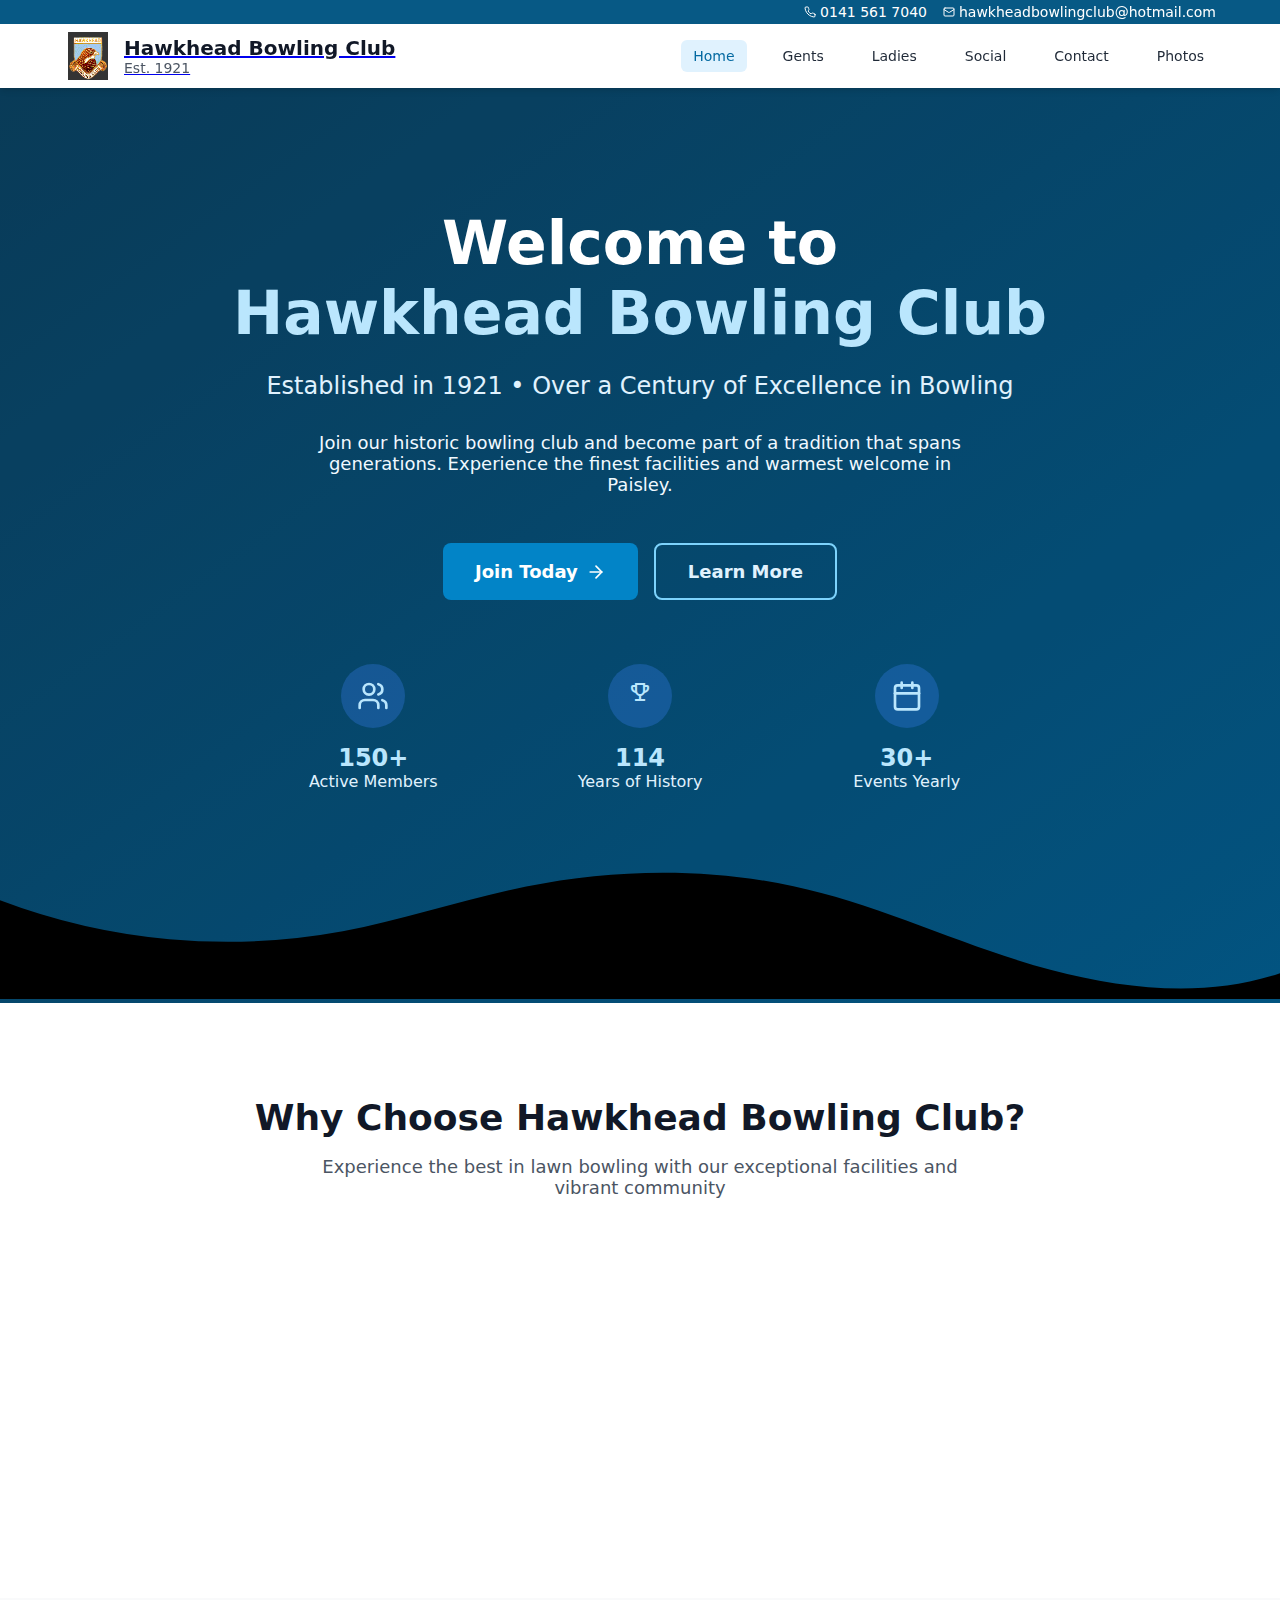
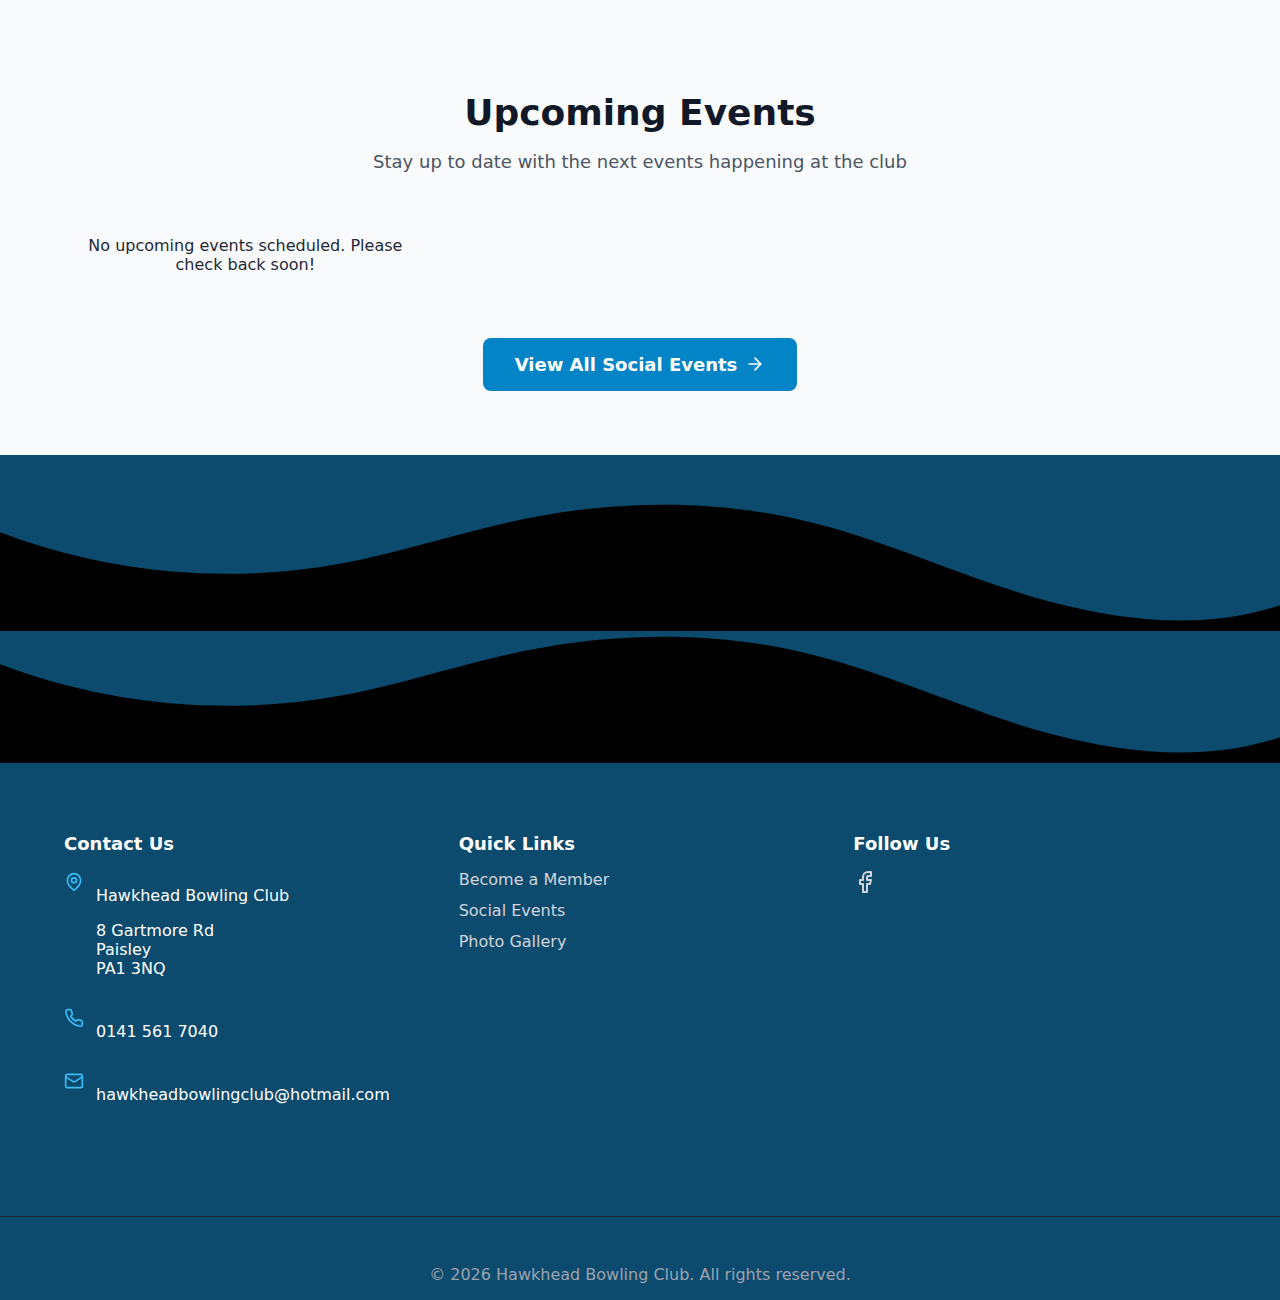
<file: index.html>
<!DOCTYPE html>
<html lang="en">

<head>
  <meta charset="UTF-8" />
  <meta name="viewport" content="width=device-width, initial-scale=1.0" />
  <title>Hawkhead Bowling Club - Paisley's Premier Bowling Club Since 1921</title>
  <meta name="description"
    content="Join Hawkhead Bowling Club in Paisley - Scotland's premier bowling club established in 1921. Welcoming community, excellent facilities, and competitive play for all skill levels." />
  <meta name="author" content="Hawkhead Bowling Club" />
  <meta name="keywords" content="bowling club, Paisley, Scotland, lawn bowls, sports club, membership, Hawkhead" />

  <meta property="og:title" content="Hawkhead Bowling Club - Paisley's Premier Bowling Club" />
  <meta property="og:description"
    content="Join Scotland's premier bowling club established in 1921. Welcoming community, excellent facilities, and competitive play." />
  <meta property="og:type" content="website" />
  <meta property="og:image" content="https://eog-g.github.io/assets/images/HBCLogo.png" />
  <meta name="twitter:card" content="summary_large_image" />
  <meta name="twitter:site" content="@hawkheadbc" />
  <meta name="twitter:image" content="https://eog-g.github.io/assets/images/HBCLogo.png" />

  <link rel="icon" href="/favicon.ico" type="image/x-icon">

  <link rel="stylesheet" href="style.css">

    <link rel="stylesheet" href="https://fonts.googleapis.com/css2?family=Material+Symbols+Outlined:opsz,wght,FILL,GRAD@20..48,100..700,0..1,-50..200" />

</head>

<body>

  <header class="site-header">
    <div class="top-bar">
      <div class="container top-bar-content">
        <div class="contact-info">
          <svg xmlns="http://www.w3.org/2000/svg" width="24" height="24" viewBox="0 0 24 24" fill="none" stroke="currentColor" stroke-width="2" stroke-linecap="round" stroke-linejoin="round" class="contact-icon"><path d="M22 16.92v3a2 2 0 0 1-2.18 2 19.79 19.79 0 0 1-8.63-3.07 19.5 19.5 0 0 1-6-6 19.79 19.79 0 0 1-3.07-8.67A2 2 0 0 1 4.11 2h3a2 2 0 0 1 2 1.72 12.84 12.84 0 0 0 .7 2.81 2 2 0 0 1-.45 2.11L8.09 9.91a16 16 0 0 0 6 6l1.27-1.27a2 2 0 0 1 2.11-.45 12.84 12.84 0 0 0 2.81.7A2 2 0 0 1 22 16.92z"></path></svg>
          <span id="clubPhone">-</span>
        </div>
        <div class="contact-info">
          <svg xmlns="http://www.w3.org/2000/svg" width="24" height="24" viewBox="0 0 24 24" fill="none" stroke="currentColor" stroke-width="2" stroke-linecap="round" stroke-linejoin="round" class="contact-icon"><rect width="20" height="16" x="2" y="4" rx="2"></rect><path d="m22 7-8.97 5.7a1.94 1.94 0 0 1-2.06 0L2 7"></path></svg>
          <span id="clubEmail">-</span>
        </div>
      </div>
    </div>

    <div class="main-header container">
      <a href="/index.html" class="logo-link">
    <div class="logo-area">
        <div class="logo-icon">
            <img src="assets/images/HBCLogo.png" alt="Hawkhead Bowling Club Crest">
        </div>
        <div>
            <h1 class="logo-title">Hawkhead Bowling Club</h1>
            <p class="logo-subtitle">Est. 1921</p>
        </div>
    </div>
</a>

      <nav class="desktop-nav">
        <a href="#home" class="nav-link active">Home</a>
        <a href="/Pages/Gents/index.html" class="nav-link">Gents</a>
        <a href="/Pages/Ladies/index.html" class="nav-link">Ladies</a>
        <a href="/Pages/Social/index.html" class="nav-link">Social</a>
        <a href="/Pages/Contacts/index.html" class="nav-link">Contact</a>
        <a href="/Pages/Photos/index.html" class="nav-link">Photos</a>
      </nav>

      <button id="mobile-menu-button" class="mobile-menu-button">
        <svg id="menu-icon" xmlns="http://www.w3.org/2000/svg" width="24" height="24" viewBox="0 0 24 24" fill="none" stroke="currentColor" stroke-width="2" stroke-linecap="round" stroke-linejoin="round" class="menu-icon-svg"><line x1="4" x2="20" y1="12" y2="12"></line><line x1="4" x2="20" y1="6" y2="6"></line><line x1="4" x2="20" y1="18" y2="18"></line></svg>
        <svg id="close-icon" xmlns="http://www.w3.org/2000/svg" width="24" height="24" viewBox="0 0 24 24" fill="none" stroke="currentColor" stroke-width="2" stroke-linecap="round" stroke-linejoin="round" class="menu-icon-svg hidden"><line x1="18" x2="6" y1="6" y2="18"></line><line x1="6" x2="18" y1="6" y2="18"></line></svg>
      </button>
    </div>

    <nav id="mobile-menu" class="mobile-nav">
      <a href="#" class="nav-link active">Home</a>
      <a href="/Pages/Gents/index.html" class="nav-link">Gents</a>
      <a href="/Pages/Ladies/index.html" class="nav-link">Ladies</a>
      <a href="/Pages/Social/index.html" class="nav-link">Social</a>
      <a href="/Pages/Contacts/index.html" class="nav-link">Contact</a>
      <a href="/Pages/Photos/index.html" class="nav-link">Photos</a>
    </nav>
  </header>

  <main>
    <section class="hero-section" id="home">
  <div class="hero-overlay"></div>
  <div class="hero-content container">
    
    <div class="hero-text-box">
      <h1 class="hero-title">
        Welcome to
        <span class="hero-subtitle">Hawkhead Bowling Club</span>
      </h1>
      <p class="hero-tagline">Established in 1921 • Over a Century of Excellence in Bowling</p>
      <p class="hero-description">
        Join our historic bowling club and become part of a tradition that spans generations.
        Experience the finest facilities and warmest welcome in Paisley.
      </p>
      <div class="hero-buttons">
        <a href="/Pages/Membership/index.html" class="button button-primary">
          <span>Join Today</span>
          <svg xmlns="http://www.w3.org/2000/svg" width="24" height="24" viewBox="0 0 24 24" fill="none" stroke="currentColor" stroke-width="2" stroke-linecap="round" stroke-linejoin="round" class="button-icon"><line x1="5" x2="19" y1="12" y2="12"></line><polyline points="12 5 19 12 12 19"></polyline></svg>
        </a>
        <a href="/Pages/About/index.html" class="button button-secondary">Learn More</a>
      </div>
    </div>
    <div class="hero-stats">
      <div class="stat-item">
        <div class="stat-icon-wrapper"><svg xmlns="http://www.w3.org/2000/svg" width="24" height="24" viewBox="0 0 24 24" fill="none" stroke="currentColor" stroke-width="2" stroke-linecap="round" stroke-linejoin="round" class="stat-icon"><path d="M16 21v-2a4 4 0 0 0-4-4H6a4 4 0 0 0-4 4v2"></path><circle cx="9" cy="7" r="4"></circle><path d="M22 21v-2a4 4 0 0 0-3-3.87"></path><path d="M16 3.13a4 4 0 0 1 0 7.75"></path></svg></div>
        <h3 class="stat-number">150+</h3>
        <p class="stat-label">Active Members</p>
      </div>
      <div class="stat-item">
        <div class="stat-icon-wrapper">
            <span class="material-symbols-outlined stat-icon">
            trophy
            </span>
        </div>
        <h3 id="years-of-history" class="stat-number">113</h3>
        <p class="stat-label">Years of History</p>
        </div>
      <div class="stat-item">
        <div class="stat-icon-wrapper"><svg xmlns="http://www.w3.org/2000/svg" width="24" height="24" viewBox="0 0 24 24" fill="none" stroke="currentColor" stroke-width="2" stroke-linecap="round" stroke-linejoin="round" class="stat-icon"><path d="M8 2v4"></path><path d="M16 2v4"></path><rect width="18" height="18" x="3" y="4" rx="2"></rect><path d="M3 10h18"></path></svg></div>
        <h3 class="stat-number">30+</h3>
        <p class="stat-label">Events Yearly</p>
      </div>
    </div>
  </div>

  <div class="custom-shape-divider-top-1751552247">
        <svg data-name="Layer 1" xmlns="http://www.w3.org/2000/svg" viewBox="0 0 1200 120" preserveAspectRatio="none">
            <path d="M985.66,92.83C906.67,72,823.78,31,743.84,14.19c-82.26-17.34-168.06-16.33-250.45.39-57.84,11.73-114,31.07-172,41.86A600.21,600.21,0,0,1,0,27.35V120H1200V95.8C1132.19,118.92,1055.71,111.31,985.66,92.83Z" class="shape-fill"></path>
        </svg>
    </div>

</section>

    <section class="features-section" id="facilities">
        <div class="container">
            <div class="section-header">
                <h2 class="section-title">Why Choose Hawkhead Bowling Club?</h2>
                <p class="section-subtitle">Experience the best in lawn bowling with our exceptional facilities and vibrant community</p>
            </div>
            <div class="features-grid">
                <div class="home-card">
                    <div class="feature-icon-wrapper"><svg xmlns="http://www.w3.org/2000/svg" width="24" height="24" viewBox="0 0 24 24" fill="none" stroke="currentColor" stroke-width="2" stroke-linecap="round" stroke-linejoin="round" class="feature-icon"><path d="M16 21v-2a4 4 0 0 0-4-4H6a4 4 0 0 0-4 4v2"></path><circle cx="9" cy="7" r="4"></circle><path d="M22 21v-2a4 4 0 0 0-3-3.87"></path><path d="M16 3.13a4 4 0 0 1 0 7.75"></path></svg></div>
                    <h3 class="feature-title">Welcoming Community</h3>
                    <p class="feature-description">Join a friendly community of bowling enthusiasts who share your passion for the sport.</p>
                </div>
                <div class="home-card">
                  <div class="feature-icon-wrapper">
                  <span class="material-symbols-outlined feature-icon">
                    trophy
                  </span>
                </div>                    
            <h3 class="feature-title">Competitive Play</h3>
                    <p class="feature-description">Participate in leagues, tournaments, and competitions throughout the bowling season.</p>
                </div>
                <div class="home-card">
                    <div class="feature-icon-wrapper"><svg xmlns="http://www.w3.org/2000/svg" width="24" height="24" viewBox="0 0 24 24" fill="none" stroke="currentColor" stroke-width="2" stroke-linecap="round" stroke-linejoin="round" class="feature-icon"><path d="m3 9 9-7 9 7v11a2 2 0 0 1-2 2H5a2 2 0 0 1-2-2z"></path><polyline points="9 22 9 12 15 12 15 22"></polyline></svg></div>
                    <h3 class="feature-title">Excellent Facilities</h3>
                    <p class="feature-description">Enjoy our well-maintained greens, modern clubhouse, and comfortable social areas.</p>
                </div>
                <div class="home-card">
                    <div class="feature-icon-wrapper"><svg xmlns="http://www.w3.org/2000/svg" width="24" height="24" viewBox="0 0 24 24" fill="none" stroke="currentColor" stroke-width="2" stroke-linecap="round" stroke-linejoin="round" class="feature-icon"><path d="M8 2v4"></path><path d="M16 2v4"></path><rect width="18" height="18" x="3" y="4" rx="2"></rect><path d="M3 10h18"></path></svg></div>
                    <h3 class="feature-title">Year-Round Events</h3>
                    <p class="feature-description">From social gatherings to championship matches, there's always something happening at the club.</p>
                </div>
            </div>
        </div>
    </section>

    <section class="news-section" id="events">
    <div class="container">
        <div class="section-header">
            <h2 class="section-title">Upcoming Events</h2>
            <p class="section-subtitle">Stay up to date with the next events happening at the club</p>
        </div>
        <div class="news-grid">
            </div>
        <div class="section-footer">
            <a href="/Pages/Social/index.html#social-events-timeline" class="button button-primary">
                View All Social Events
                <svg xmlns="http://www.w3.org/2000/svg" width="24" height="24" viewBox="0 0 24 24" fill="none" stroke="currentColor" stroke-width="2" stroke-linecap="round" stroke-linejoin="round" class="button-icon"><line x1="5" x2="19" y1="12" y2="12"/><polyline points="12 5 19 12 12 19"/></svg>
            </a>
        </div>
    </div>
</section>

<section class="sponsors-section" id="sponsors">
        <div class="container">
            <div class="section-header">
                <h2 id="sponsors-title" class="section-title"></h2>
                <p id="sponsors-subtitle" class="section-subtitle"></p>
            </div>
            <div id="sponsors-grid" class="sponsors-grid">
                </div>
        </div>
    </section>
  </main>
  
<div class="footer-shape-divider">
    <svg data-name="Layer 1" xmlns="http://www.w3.org/2000/svg" viewBox="0 0 1200 120" preserveAspectRatio="none">
        <path d="M985.66,92.83C906.67,72,823.78,31,743.84,14.19c-82.26-17.34-168.06-16.33-250.45.39-57.84,11.73-114,31.07-172,41.86A600.21,600.21,0,0,1,0,27.35V120H1200V95.8C1132.19,118.92,1055.71,111.31,985.66,92.83Z" class="shape-fill"></path>
    </svg>
</div>

  <footer class="site-footer" id="contact">
        <div>
            <h3 class="footer-heading">Contact Us</h3>
            <div class="footer-contact-info">
                <div class="footer-contact-item">
                    <svg xmlns="http://www.w3.org/2000/svg" width="24" height="24" viewBox="0 0 24 24" fill="none" stroke="currentColor" stroke-width="2" stroke-linecap="round" stroke-linejoin="round" class="footer-icon"><path d="M20 10c0 6-8 12-8 12s-8-6-8-12a8 8 0 0 1 16 0Z"/><circle cx="12" cy="10" r="3"/></svg>
                    <div>
                        <p>Hawkhead Bowling Club</p>
                        <p>Hawkhead Road</p>
                        <p>Paisley, PA2 7BJ</p>
                    </div>
                </div>
                <div class="footer-contact-item">
                     <svg xmlns="http://www.w3.org/2000/svg" width="24" height="24" viewBox="0 0 24 24" fill="none" stroke="currentColor" stroke-width="2" stroke-linecap="round" stroke-linejoin="round" class="footer-icon"><path d="M22 16.92v3a2 2 0 0 1-2.18 2 19.79 19.79 0 0 1-8.63-3.07 19.5 19.5 0 0 1-6-6 19.79 19.79 0 0 1-3.07-8.67A2 2 0 0 1 4.11 2h3a2 2 0 0 1 2 1.72 12.84 12.84 0 0 0 .7 2.81 2 2 0 0 1-.45 2.11L8.09 9.91a16 16 0 0 0 6 6l1.27-1.27a2 2 0 0 1 2.11-.45 12.84 12.84 0 0 0 2.81.7A2 2 0 0 1 22 16.92z"/></svg>
                    <p>0141 884 2361</p>
                </div>
                <div class="footer-contact-item">
                    <svg xmlns="http://www.w3.org/2000/svg" width="24" height="24" viewBox="0 0 24 24" fill="none" stroke="currentColor" stroke-width="2" stroke-linecap="round" stroke-linejoin="round" class="footer-icon"><rect width="20" height="16" x="2" y="4" rx="2"/><path d="m22 7-8.97 5.7a1.94 1.94 0 0 1-2.06 0L2 7"/></svg>
                    <p>info@hawkheadbowlingclub.co.uk</p>
                </div>
            </div>
        </div>
        <div>
            <h3 class="footer-heading">Opening Hours</h3>
            <div class="footer-contact-item">
                <svg xmlns="http://www.w3.org/2000/svg" width="24" height="24" viewBox="0 0 24 24" fill="none" stroke="currentColor" stroke-width="2" stroke-linecap="round" stroke-linejoin="round" class="footer-icon"><circle cx="12" cy="12" r="10"/><polyline points="12 6 12 12 16 14"/></svg>
                <div>
                    <p class="font-medium">Season: April - September</p>
                </div>
            </div>
            <div class="opening-hours-details">
                <p>Monday - Friday: 6:00 PM - 9:00 PM</p>
                <p>Saturday: 2:00 PM - 5:00 PM</p>
                <p>Sunday: 2:00 PM - 5:00 PM</p>
            </div>
        </div>
        <div>
            <h3 class="footer-heading">Quick Links</h3>
            <div class="quick-links">
                <a href="#membership" class="footer-link">Become a Member</a>
                <a href="#events" class="footer-link">Upcoming Events</a>
                <a href="#facilities" class="footer-link">Club Facilities</a>
            </div>
            <div>
                <h4 class="footer-subheading">Follow Us</h4>
                <div class="social-links">
                    <a href="#" class="social-link"><svg xmlns="http://www.w3.org/2000/svg" width="24" height="24" viewBox="0 0 24 24" fill="none" stroke="currentColor" stroke-width="2" stroke-linecap="round" stroke-linejoin="round"><path d="M18 2h-3a5 5 0 0 0-5 5v3H7v4h3v8h4v-8h3l1-4h-4V7a1 1 0 0 1 1-1h3z"/></svg></a>
                    <a href="#" class="social-link"><svg xmlns="http://www.w3.org/2000/svg" width="24" height="24" viewBox="0 0 24 24" fill="none" stroke="currentColor" stroke-width="2" stroke-linecap="round" stroke-linejoin="round"><path d="M22 4s-.7 2.1-2 3.4c1.6 1.4 3.3 4.9 3 7.1 0 .8-.4 1.5-.9 2.1-.5.6-1.2.9-2.1.9h-1.1c-1.3 0-2.6-.5-3.6-1.4-1-.9-1.8-2.1-2.3-3.4-1.3 1.1-2.8 1.9-4.5 2.3s-3.5-.1-5-1c-1.4-.9-2.4-2.3-2.8-4-.5-1.7-.1-3.5.9-5 .9-1.5 2.4-2.7 4.1-3.2 2.4-.6 5.1.3 7 2.2-1.1-.1-2.2-.2-3.3-.4-1.4-.3-2.8-.8-4.1-1.5-1-.5-2-1.2-2.8-2.1-.8-.9-1.4-2-1.7-3.1-.3-1 .2-2.1 1.1-2.8.9-.7 2.1-1 3.2-1 .9-.1 1.9 0 2.8.3 1.1.4 2.1 1 3.1 1.7 1.9 1.4 4.2 2.1 6.7 2.1.3 0 .6 0 .9-.1.6 0 1.1.2 1.5.7.4.5.6 1.1.5 1.7z"/></svg></a>
                </div>
            </div>
        </div>
   
  </footer>

  <script src="script.js"></script>

</body>

</html>
</file>
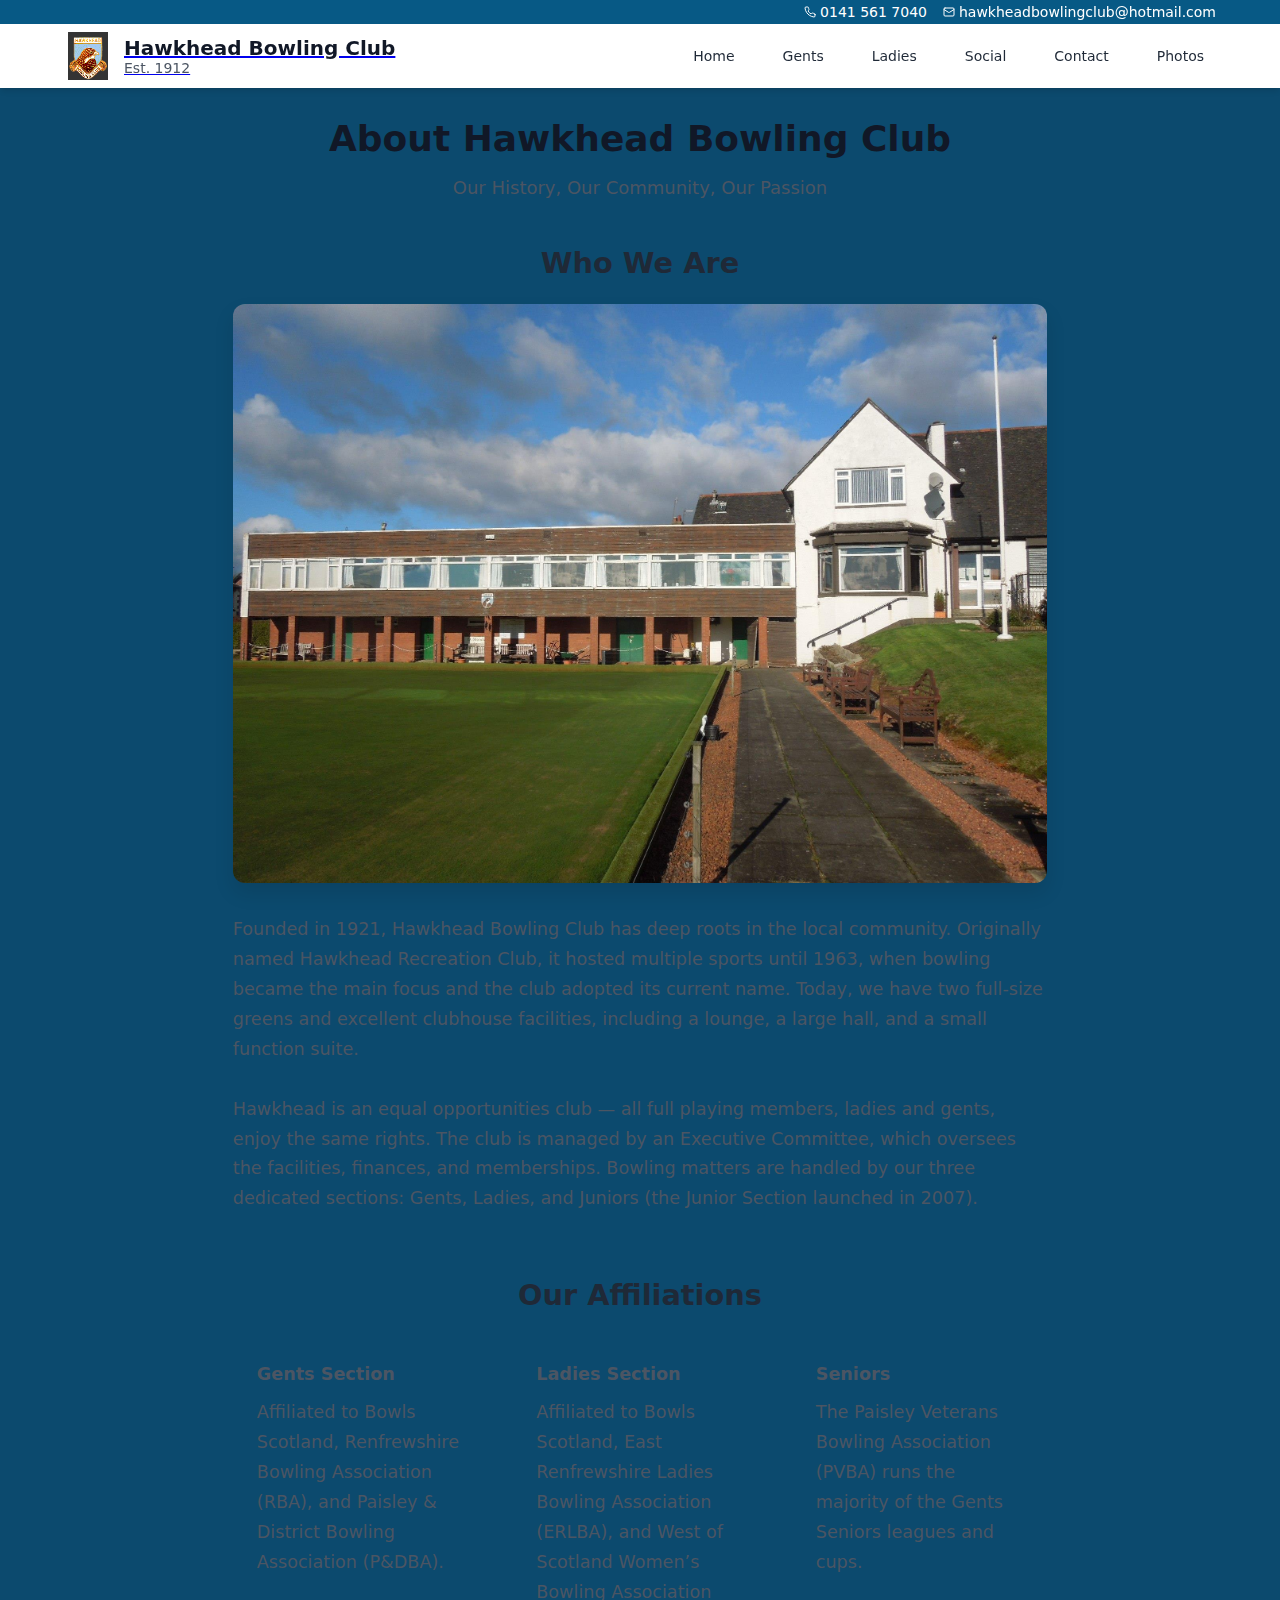
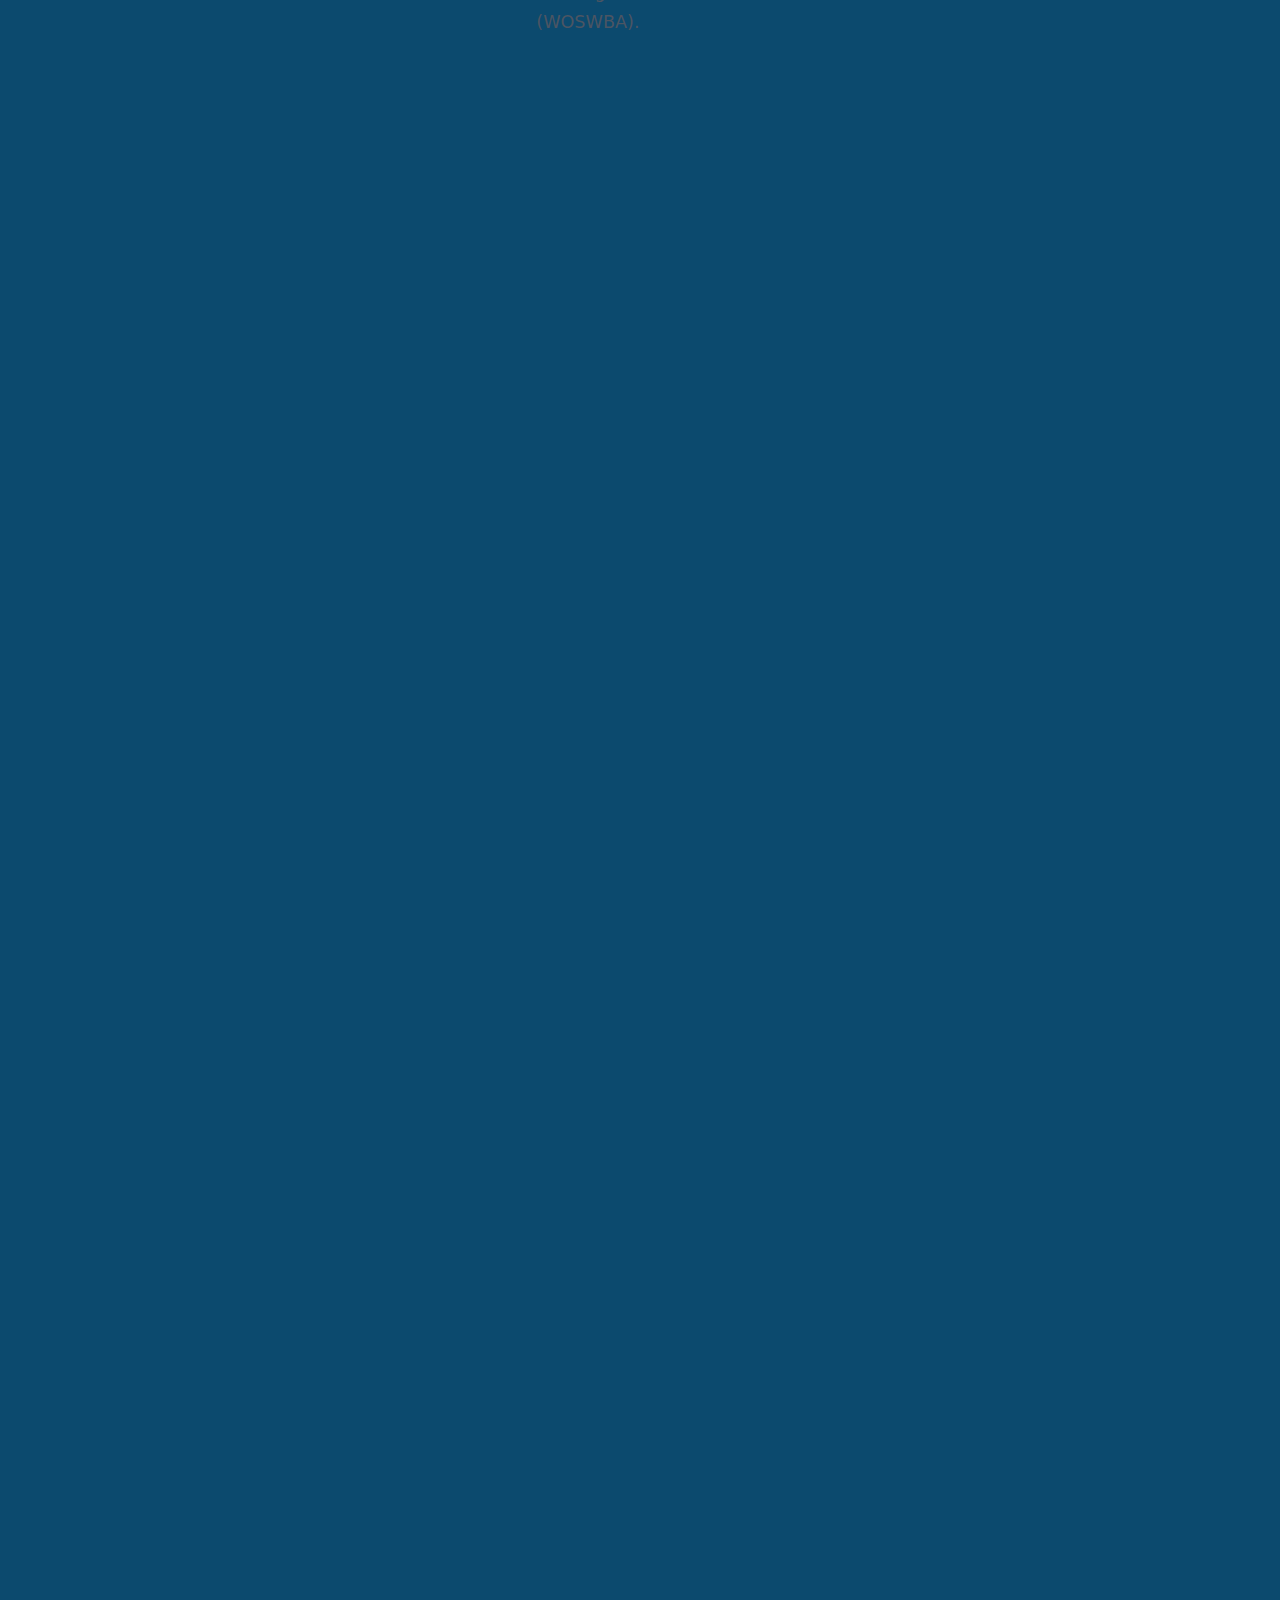
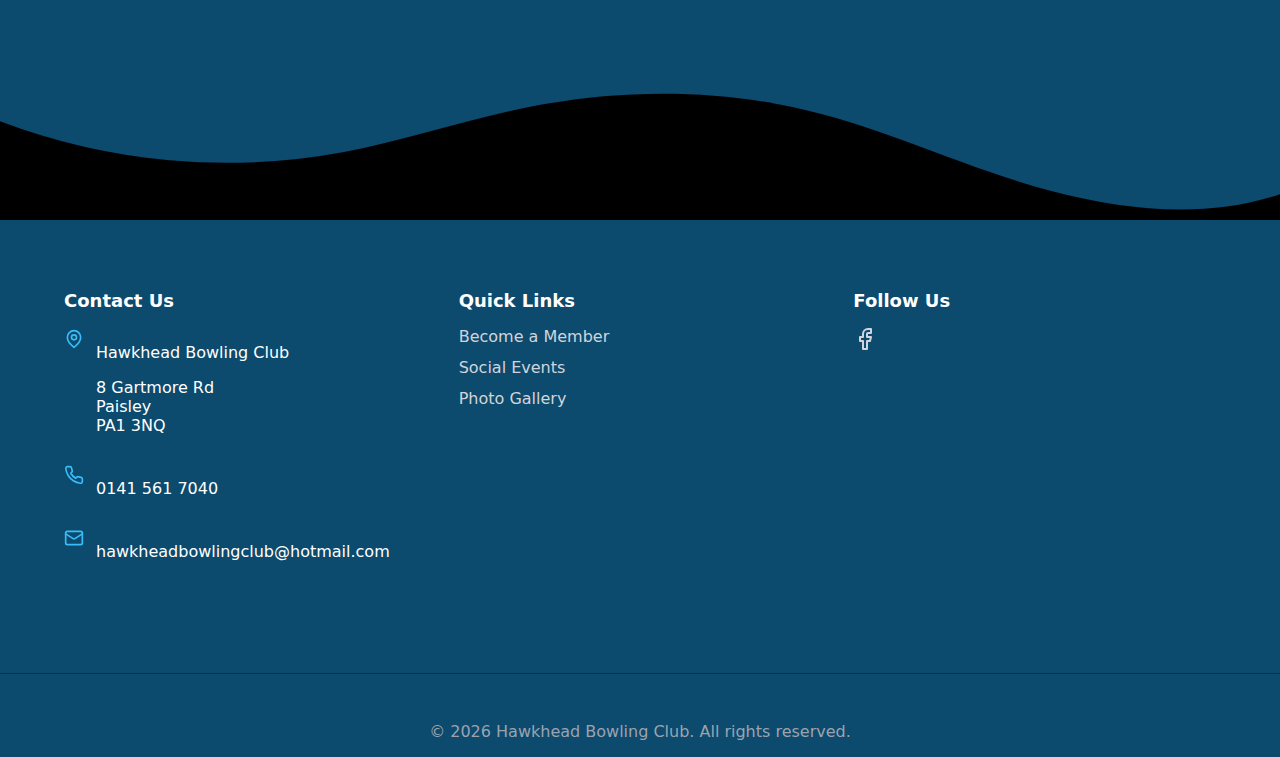
<file: Pages/About/index.html>
<!DOCTYPE html>
<html lang="en">

<head>
  <meta charset="UTF-8" />
  <meta name="viewport" content="width=device-width, initial-scale=1.0" />
  <title>About Us - Hawkhead Bowling Club</title>
  <meta name="description" content="Learn more about the history and community of Hawkhead Bowling Club." />

  <link rel="stylesheet" href="../../style.css">
  <link rel="stylesheet" href="about.css">
  <link rel="icon" href="../../favicon.ico" type="image/x-icon">
</head>

<body>

  <header class="site-header">
    <div class="top-bar">
      <div class="container top-bar-content">
        <div class="contact-info">
          <svg xmlns="http://www.w3.org/2000/svg" width="24" height="24" viewBox="0 0 24 24" fill="none" stroke="currentColor" stroke-width="2" stroke-linecap="round" stroke-linejoin="round" class="contact-icon"><path d="M22 16.92v3a2 2 0 0 1-2.18 2 19.79 19.79 0 0 1-8.63-3.07 19.5 19.5 0 0 1-6-6 19.79 19.79 0 0 1-3.07-8.67A2 2 0 0 1 4.11 2h3a2 2 0 0 1 2 1.72 12.84 12.84 0 0 0 .7 2.81 2 2 0 0 1-.45 2.11L8.09 9.91a16 16 0 0 0 6 6l1.27-1.27a2 2 0 0 1 2.11-.45 12.84 12.84 0 0 0 2.81.7A2 2 0 0 1 22 16.92z"></path></svg>
          <span id="clubPhone">-</span>
        </div>
        <div class="contact-info">
          <svg xmlns="http://www.w3.org/2000/svg" width="24" height="24" viewBox="0 0 24 24" fill="none" stroke="currentColor" stroke-width="2" stroke-linecap="round" stroke-linejoin="round" class="contact-icon"><rect width="20" height="16" x="2" y="4" rx="2"></rect><path d="m22 7-8.97 5.7a1.94 1.94 0 0 1-2.06 0L2 7"></path></svg>
          <span id="clubEmail">-</span>
        </div>
      </div>
    </div>
    <div class="main-header container">
      <a href="/index.html" class="logo-link">
    <div class="logo-area">
        <div class="logo-icon">
            <img src="../../assets/images/HBCLogo.png" alt="Hawkhead Bowling Club Crest">
        </div>
        <div>
            <h1 class="logo-title">Hawkhead Bowling Club</h1>
            <p class="logo-subtitle">Est. 1912</p>
        </div>
    </div>
</a>
      <nav class="desktop-nav">
        <a href="../../index.html" class="nav-link">Home</a>
        <a href="/Pages/Gents/index.html" class="nav-link">Gents</a>
        <a href="/Pages/Ladies/index.html" class="nav-link">Ladies</a>
        <a href="/Pages/Social/index.html" class="nav-link">Social</a>
        <a href="/Pages/Contacts/index.html" class="nav-link">Contact</a>
        <a href="/Pages/Photos/index.html" class="nav-link">Photos</a>
      </nav>
      <button id="mobile-menu-button" class="mobile-menu-button">
        <svg id="menu-icon" xmlns="http://www.w3.org/2000/svg" width="24" height="24" viewBox="0 0 24 24" fill="none" stroke="currentColor" stroke-width="2" stroke-linecap="round" stroke-linejoin="round" class="menu-icon-svg"><line x1="4" x2="20" y1="12" y2="12"></line><line x1="4" x2="20" y1="6" y2="6"></line><line x1="4" x2="20" y1="18" y2="18"></line></svg>
        <svg id="close-icon" xmlns="http://www.w3.org/2000/svg" width="24" height="24" viewBox="0 0 24 24" fill="none" stroke="currentColor" stroke-width="2" stroke-linecap="round" stroke-linejoin="round" class="menu-icon-svg hidden"><line x1="18" x2="6" y1="6" y2="18"></line><line x1="6"x2="18" y1="6" y2="18"></line></svg>
      </button>
    </div>
    <nav id="mobile-menu" class="mobile-nav">
        <a href="../../index.html" class="nav-link">Home</a>
        <a href="/Pages/Gents/index.html" class="nav-link">Gents</a>
        <a href="/Pages/Ladies/index.html" class="nav-link">Ladies</a>
        <a href="/Pages/Social/index.html" class="nav-link">Social</a>
        <a href="/Pages/Contacts/index.html" class="nav-link">Contact</a>
        <a href="/Pages/Photos/index.html" class="nav-link">Photos</a>
    </nav>
  </header>

  <main>
    <section class="page-section" id="about-section">
        <div class="container">
            <div class="section-header">
                <h2 id="page-title" class="section-title"></h2>
                <p id="page-subtitle" class="section-subtitle"></p>
            </div>
            
            <div id="about-content-container">
                </div>

        </div>
    </section>
  </main>

  <footer class="site-footer" id="contact">
    </footer>
  
  <script src="../../script.js"></script>
  <script src="about.js"></script>

</body>
</html>
</file>
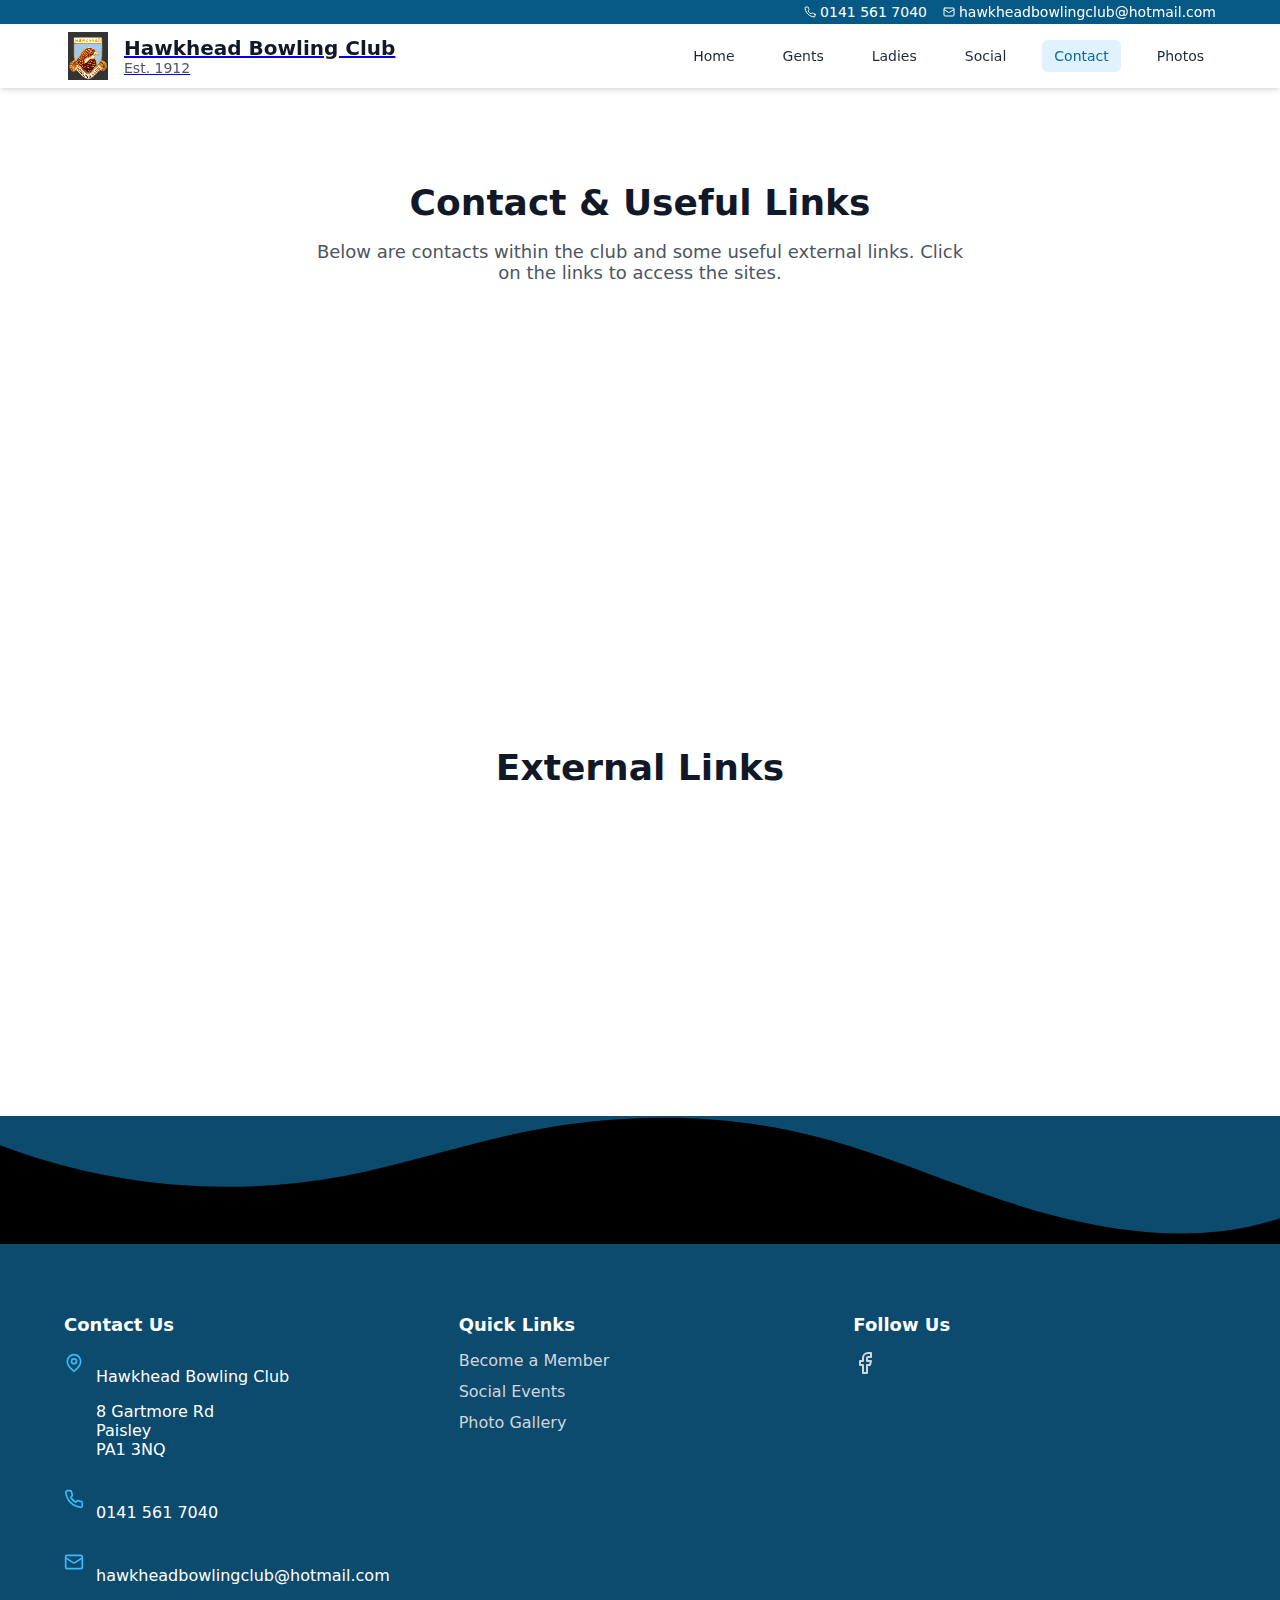
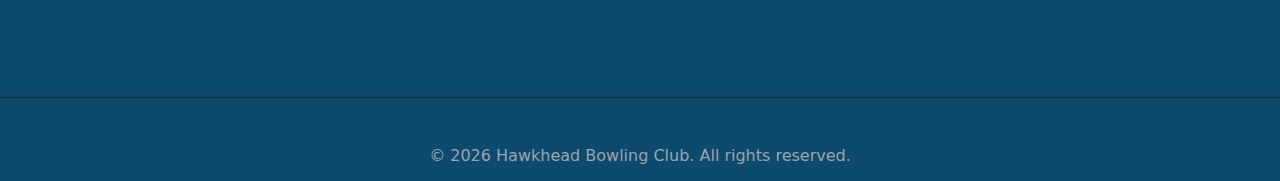
<file: Pages/Contacts/index.html>
<!DOCTYPE html>
<html lang="en">

<head>
  <meta charset="UTF-8" />
  <meta name="viewport" content="width=device-width, initial-scale=1.0" />
  <title>Contact Us - Hawkhead Bowling Club</title>
  <meta name="description" content="Contact information and useful links for Hawkhead Bowling Club, Paisley." />
  
  <link rel="stylesheet" href="../../style.css">
  <link rel="icon" href="../../favicon.ico" type="image/x-icon">
</head>

<body>

  <header class="site-header">
    <div class="top-bar">
      <div class="container top-bar-content">
        <div class="contact-info">
          <svg xmlns="http://www.w3.org/2000/svg" width="24" height="24" viewBox="0 0 24 24" fill="none" stroke="currentColor" stroke-width="2" stroke-linecap="round" stroke-linejoin="round" class="contact-icon"><path d="M22 16.92v3a2 2 0 0 1-2.18 2 19.79 19.79 0 0 1-8.63-3.07 19.5 19.5 0 0 1-6-6 19.79 19.79 0 0 1-3.07-8.67A2 2 0 0 1 4.11 2h3a2 2 0 0 1 2 1.72 12.84 12.84 0 0 0 .7 2.81 2 2 0 0 1-.45 2.11L8.09 9.91a16 16 0 0 0 6 6l1.27-1.27a2 2 0 0 1 2.11-.45 12.84 12.84 0 0 0 2.81.7A2 2 0 0 1 22 16.92z"></path></svg>
          <span id="clubPhone">-</span>
        </div>
        <div class="contact-info">
          <svg xmlns="http://www.w3.org/2000/svg" width="24" height="24" viewBox="0 0 24 24" fill="none" stroke="currentColor" stroke-width="2" stroke-linecap="round" stroke-linejoin="round" class="contact-icon"><rect width="20" height="16" x="2" y="4" rx="2"></rect><path d="m22 7-8.97 5.7a1.94 1.94 0 0 1-2.06 0L2 7"></path></svg>
          <span id="clubEmail">-</span>
        </div>
      </div>
    </div>
    <div class="main-header container">
      <a href="/index.html" class="logo-link">
    <div class="logo-area">
        <div class="logo-icon">
            <img src="../../assets/images/HBCLogo.png" alt="Hawkhead Bowling Club Crest">
        </div>
        <div>
            <h1 class="logo-title">Hawkhead Bowling Club</h1>
            <p class="logo-subtitle">Est. 1912</p>
        </div>
    </div>
</a>
      <nav class="desktop-nav">
        <a href="../../#home" class="nav-link">Home</a>
        <a href="/Pages/Gents/index.html" class="nav-link">Gents</a>
        <a href="/Pages/Ladies/index.html" class="nav-link">Ladies</a>
        <a href="/Pages/Social/index.html" class="nav-link">Social</a>
        <a href="/Pages/Contacts/index.html" class="nav-link">Contact</a>
        <a href="/Pages/Photos/index.html" class="nav-link">Photos</a>
        
      </nav>
      <button id="mobile-menu-button" class="mobile-menu-button">
        <svg id="menu-icon" xmlns="http://www.w3.org/2000/svg" width="24" height="24" viewBox="0 0 24 24" fill="none" stroke="currentColor" stroke-width="2" stroke-linecap="round" stroke-linejoin="round" class="menu-icon-svg"><line x1="4" x2="20" y1="12" y2="12"></line><line x1="4" x2="20" y1="6" y2="6"></line><line x1="4" x2="20" y1="18" y2="18"></line></svg>
        <svg id="close-icon" xmlns="http://www.w3.org/2000/svg" width="24" height="24" viewBox="0 0 24 24" fill="none" stroke="currentColor" stroke-width="2" stroke-linecap="round" stroke-linejoin="round" class="menu-icon-svg hidden"><line x1="18" x2="6" y1="6" y2="18"></line><line x1="6" x2="18" y1="6" y2="18"></line></svg>
      </button>
    </div>
    <nav id="mobile-menu" class="mobile-nav">
        <a href="../../#home" class="nav-link">Home</a>
      <a href="/Pages/Gents/index.html" class="nav-link">Gents</a>
      <a href="/Pages/Ladies/index.html" class="nav-link">Ladies</a>
      <a href="/Pages/Social/index.html" class="nav-link">Social</a>
      <a href="/Pages/Contacts/index.html" class="nav-link">Contact</a>
      <a href="/Pages/Photos/index.html" class="nav-link">Photos</a>
    </nav>
  </header>

  <main>
    <section class="features-section" id="contact-page">
      <div class="container">
        <div class="section-header">
          <h2 class="section-title">Contact & Useful Links</h2>
          <p id="page-intro" class="section-subtitle"></p>
        </div>

        <div id="club-contacts-container" class="features-grid">
            </div>

        <div class="section-header" style="margin-top: 4rem;">
            <h3 class="section-title">External Links</h3>
        </div>

        <div id="external-links-container" class="features-grid">
            </div>

      </div>
    </section>
  </main>

  <footer class="site-footer" id="contact">
    </footer>
  
  <script src="../../script.js"></script>
  <script src="contacts.js"></script>

</body>
</html>
</file>
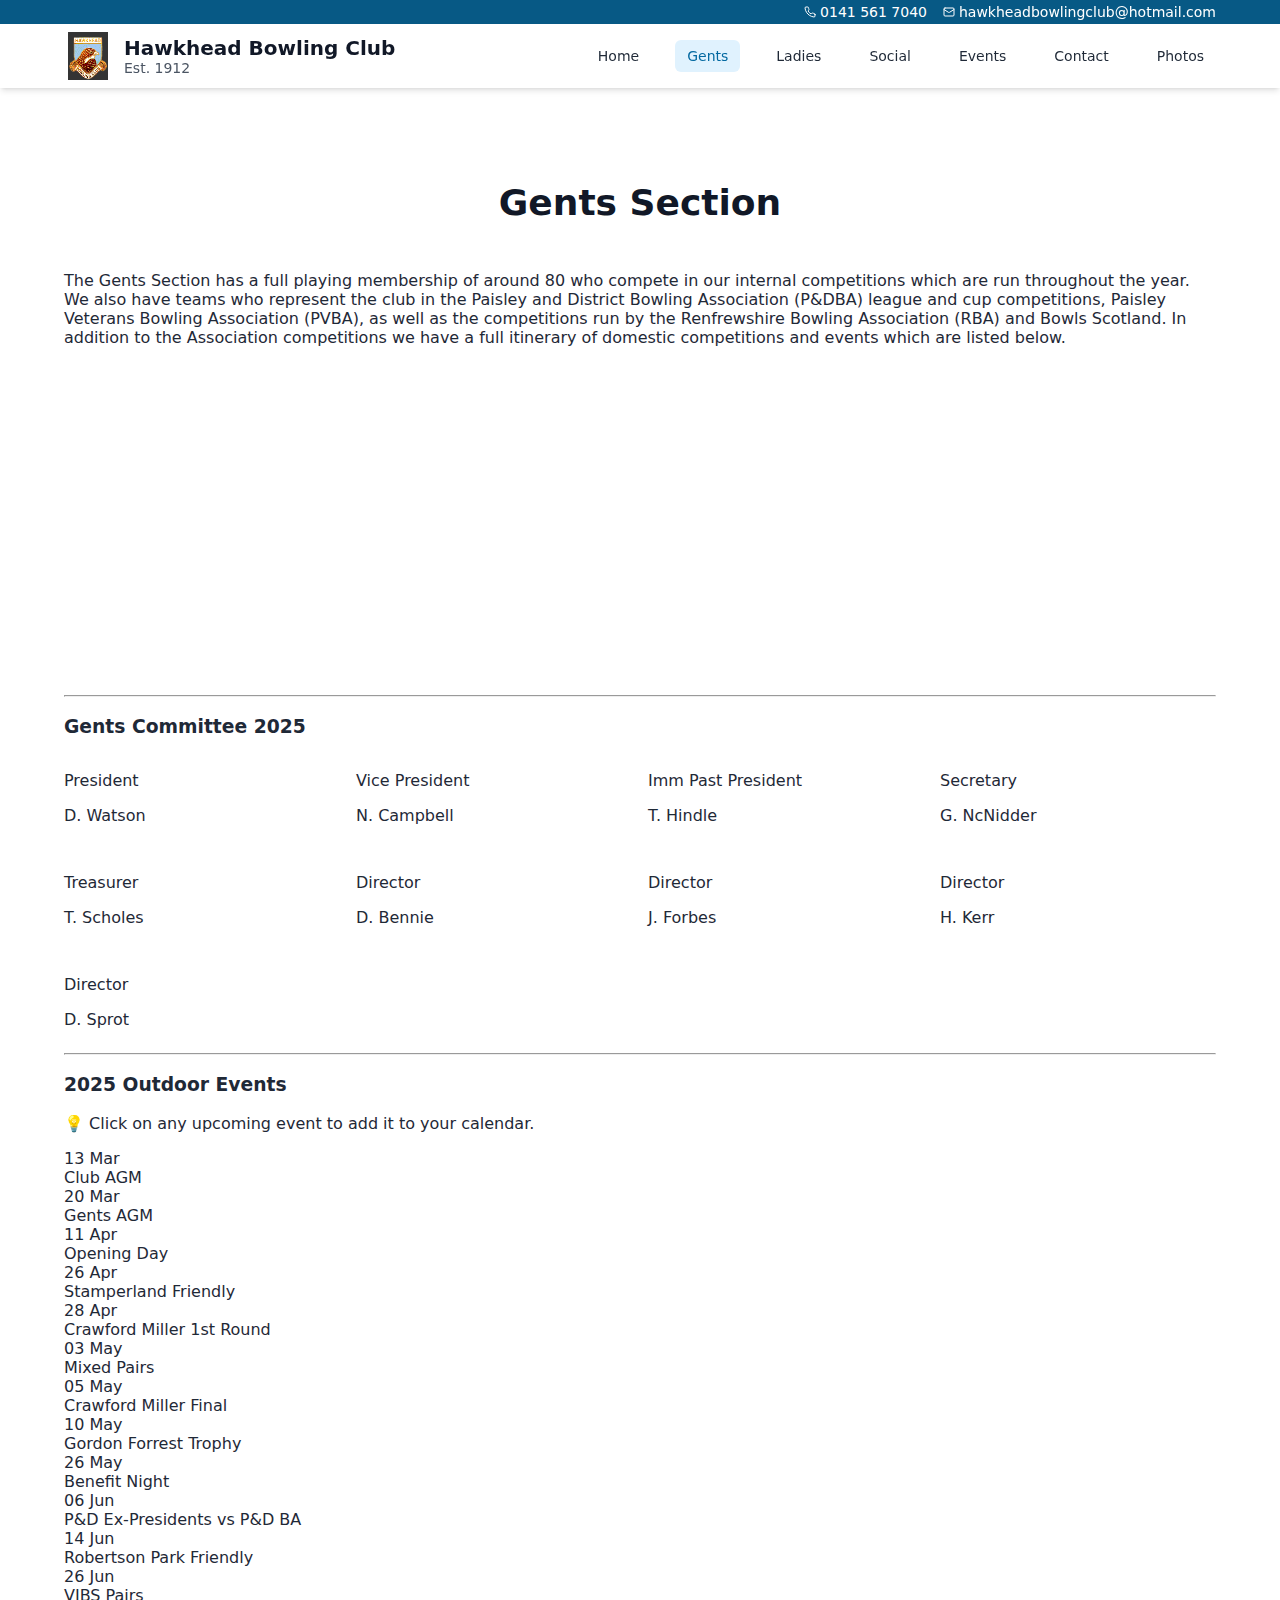
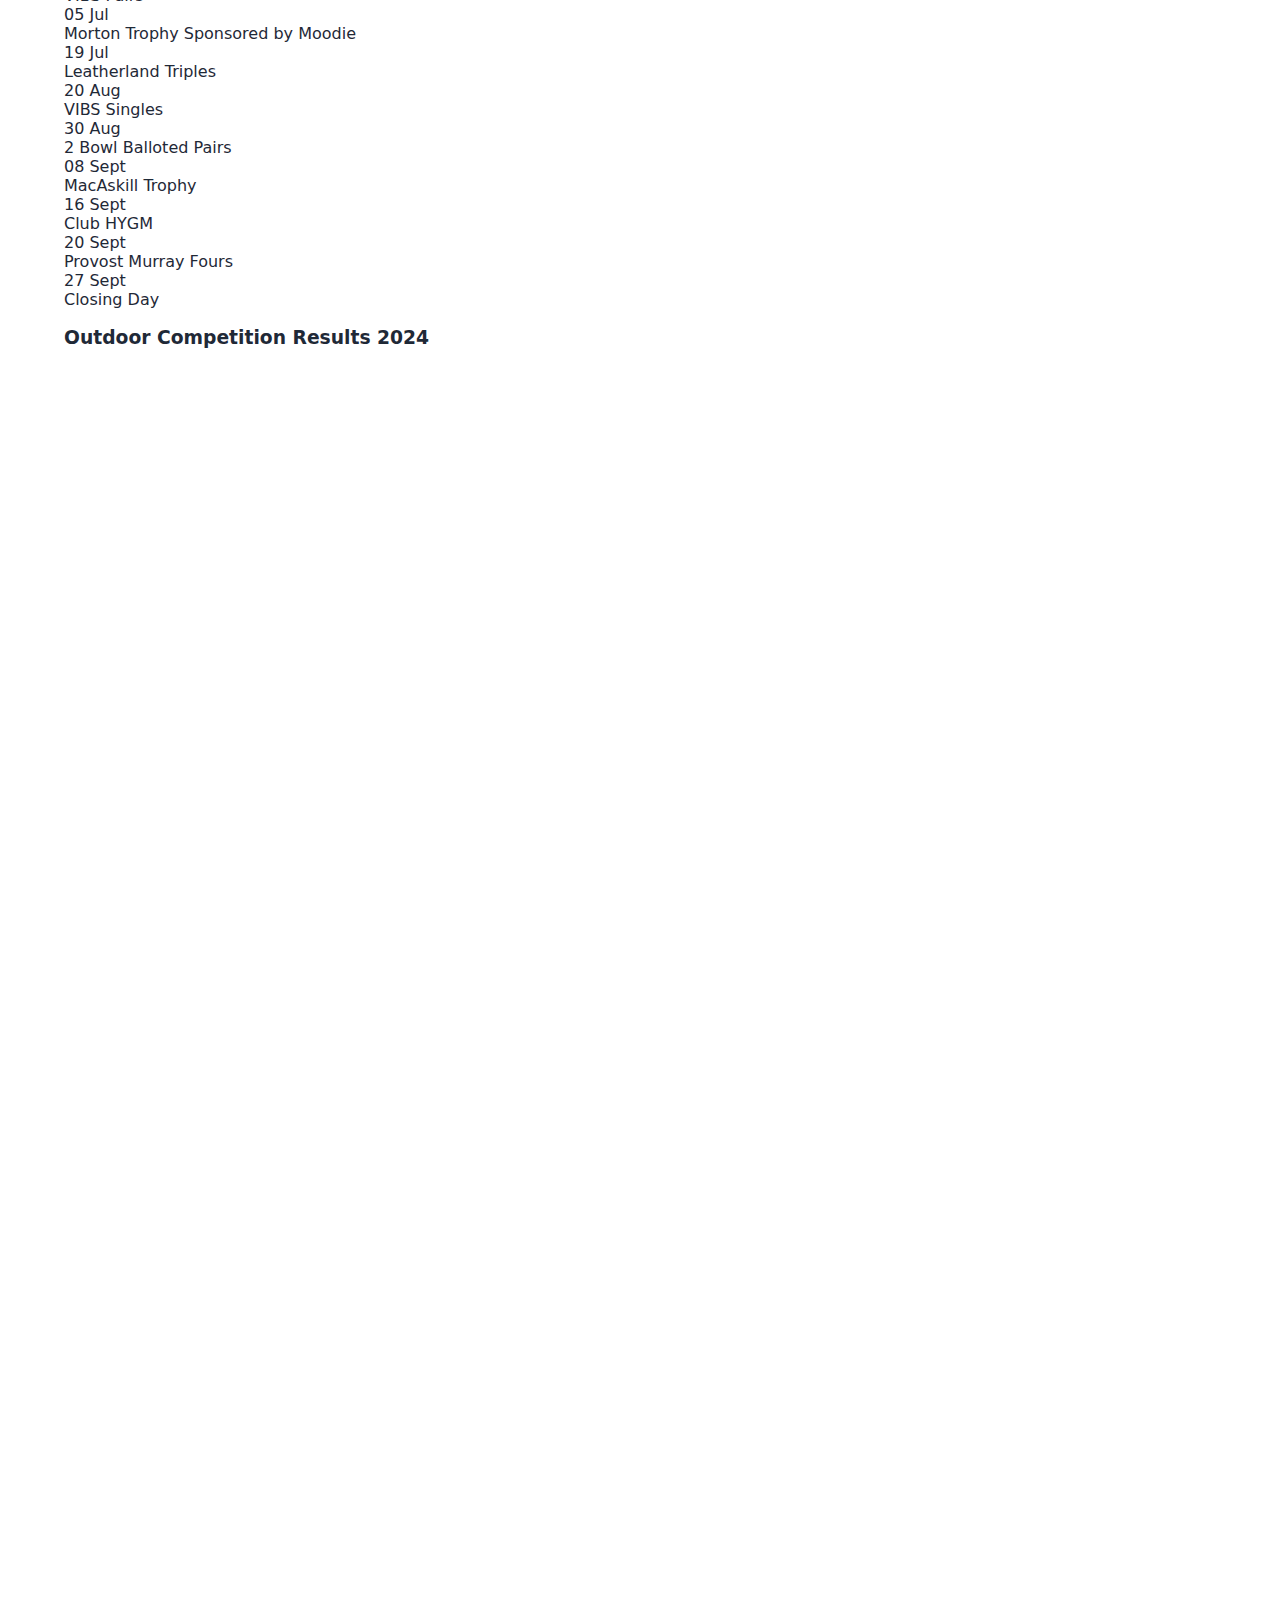
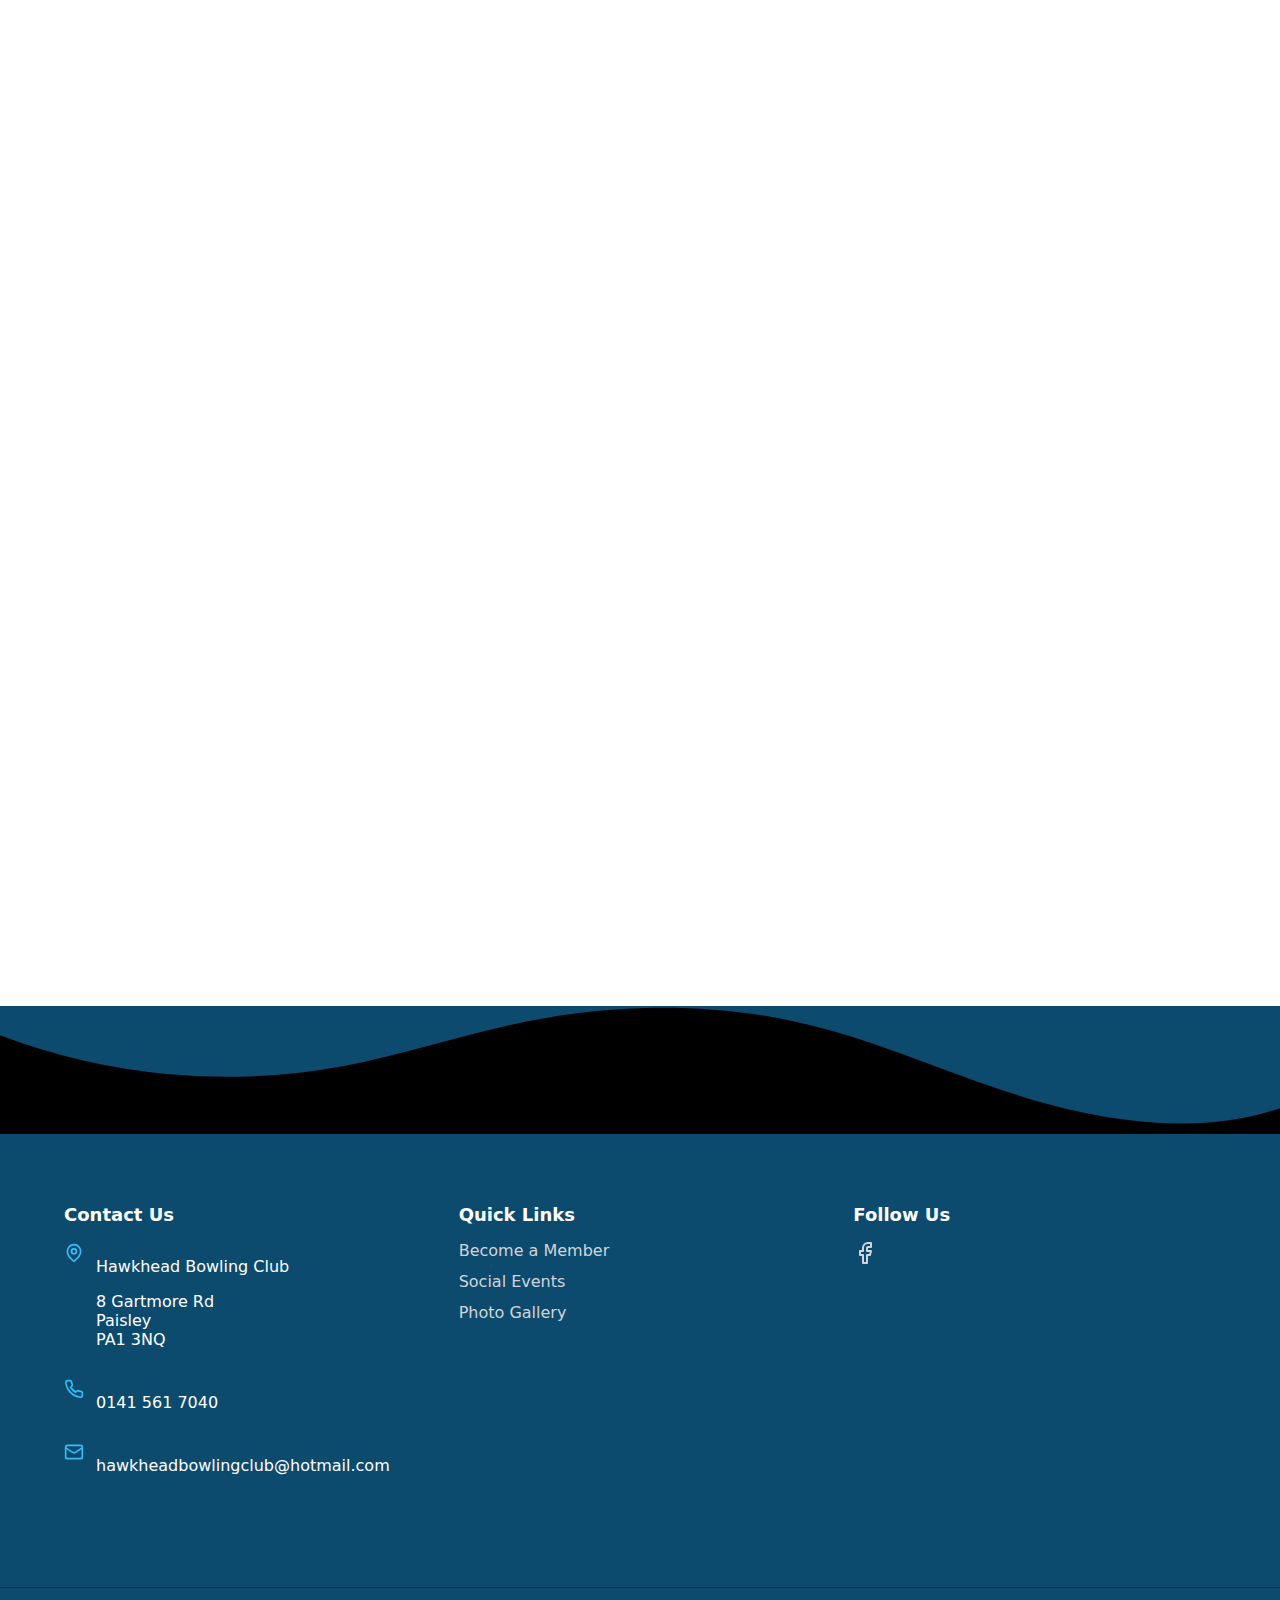
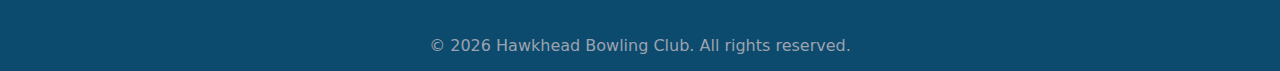
<file: Pages/Gents/index.html>
<!DOCTYPE html>
<html lang="en">

<head>
  <meta charset="UTF-8" />
  <meta name="viewport" content="width=device-width, initial-scale=1.0" />
  <title>Gents Section - Hawkhead Bowling Club</title>
  <meta name="description" content="Information for the Gents section of Hawkhead Bowling Club, including committee members, fixtures, and results." />
  
  <link rel="stylesheet" href="../../style.css">
  <link rel="stylesheet" href="gents.css"> 
  <link rel="icon" href="../../favicon.ico" type="image/x-icon">
</head>

<body>

  <header class="site-header">
    <div class="top-bar">
      <div class="container top-bar-content">
        <div class="contact-info">
          <svg xmlns="http://www.w3.org/2000/svg" width="24" height="24" viewBox="0 0 24 24" fill="none" stroke="currentColor" stroke-width="2" stroke-linecap="round" stroke-linejoin="round" class="contact-icon"><path d="M22 16.92v3a2 2 0 0 1-2.18 2 19.79 19.79 0 0 1-8.63-3.07 19.5 19.5 0 0 1-6-6 19.79 19.79 0 0 1-3.07-8.67A2 2 0 0 1 4.11 2h3a2 2 0 0 1 2 1.72 12.84 12.84 0 0 0 .7 2.81 2 2 0 0 1-.45 2.11L8.09 9.91a16 16 0 0 0 6 6l1.27-1.27a2 2 0 0 1 2.11-.45 12.84 12.84 0 0 0 2.81.7A2 2 0 0 1 22 16.92z"></path></svg>
          <span id="clubPhone">-</span>
        </div>
        <div class="contact-info">
          <svg xmlns="http://www.w3.org/2000/svg" width="24" height="24" viewBox="0 0 24 24" fill="none" stroke="currentColor" stroke-width="2" stroke-linecap="round" stroke-linejoin="round" class="contact-icon"><rect width="20" height="16" x="2" y="4" rx="2"></rect><path d="m22 7-8.97 5.7a1.94 1.94 0 0 1-2.06 0L2 7"></path></svg>
          <span id="clubEmail">-</span>
        </div>
      </div>
    </div>
    <div class="main-header container">
      <div class="logo-area">
        <div class="logo-icon">
          <img src="../../assets/images/HBCLogo.png" alt="Hawkhead Bowling Club Crest" />
        </div>
        <div>
          <h1 class="logo-title">Hawkhead Bowling Club</h1>
          <p class="logo-subtitle">Est. 1912</p>
        </div>
      </div>
      <nav class="desktop-nav">
        <a href="../../index.html" class="nav-link">Home</a>
        <a href="/Pages/Gents/index.html" class="nav-link">Gents</a>
        <a href="/Pages/Ladies/index.html" class="nav-link">Ladies</a>
        <a href="/Pages/Social/index.html" class="nav-link">Social</a>
        <a href="/Pages/Events/index.html" class="nav-link">Events</a>
        <a href="/Pages/Contacts/index.html" class="nav-link">Contact</a>
        <a href="/Pages/Photos/index.html" class="nav-link">Photos</a>
      </nav>
      <button id="mobile-menu-button" class="mobile-menu-button">
        <svg id="menu-icon" xmlns="http://www.w3.org/2000/svg" width="24" height="24" viewBox="0 0 24 24" fill="none" stroke="currentColor" stroke-width="2" stroke-linecap="round" stroke-linejoin="round" class="menu-icon-svg"><line x1="4" x2="20" y1="12" y2="12"></line><line x1="4" x2="20" y1="6" y2="6"></line><line x1="4" x2="20" y1="18" y2="18"></line></svg>
        <svg id="close-icon" xmlns="http://www.w3.org/2000/svg" width="24" height="24" viewBox="0 0 24 24" fill="none" stroke="currentColor" stroke-width="2" stroke-linecap="round" stroke-linejoin="round" class="menu-icon-svg hidden"><line x1="18" x2="6" y1="6" y2="18"></line><line x1="6" x2="18" y1="6" y2="18"></line></svg>
      </button>
    </div>
    <nav id="mobile-menu" class="mobile-nav">
        <a href="../../index.html" class="nav-link">Home</a>
        <a href="/Pages/Gents/index.html" class="nav-link">Gents</a>
        <a href="/Pages/Ladies/index.html" class="nav-link">Ladies</a>
        <a href="/Pages/Social/index.html" class="nav-link">Social</a>
        <a href="/Pages/Events/index.html" class="nav-link">Events</a>
        <a href="/Pages/Contacts/index.html" class="nav-link">Contact</a>
        <a href="/Pages/Photos/index.html" class="nav-link">Photos</a>
    </nav>
  </header>

  <main>
    <section class="page-section" id="gents-section">
        <div class="container">
            <div class="section-header">
                <h2 class="section-title">Gents Section</h2>
                <p id="page-intro" class="section-subtitle"></p>
            </div>
            
            <div id="gents-content-container">




            </div>
        </div>
    </section>
  </main>



  <footer class="site-footer" id="contact">
    </footer>
  
  <script src="../../script.js"></script>
  <script src="gents.js"></script>

</body>
</html>
</file>
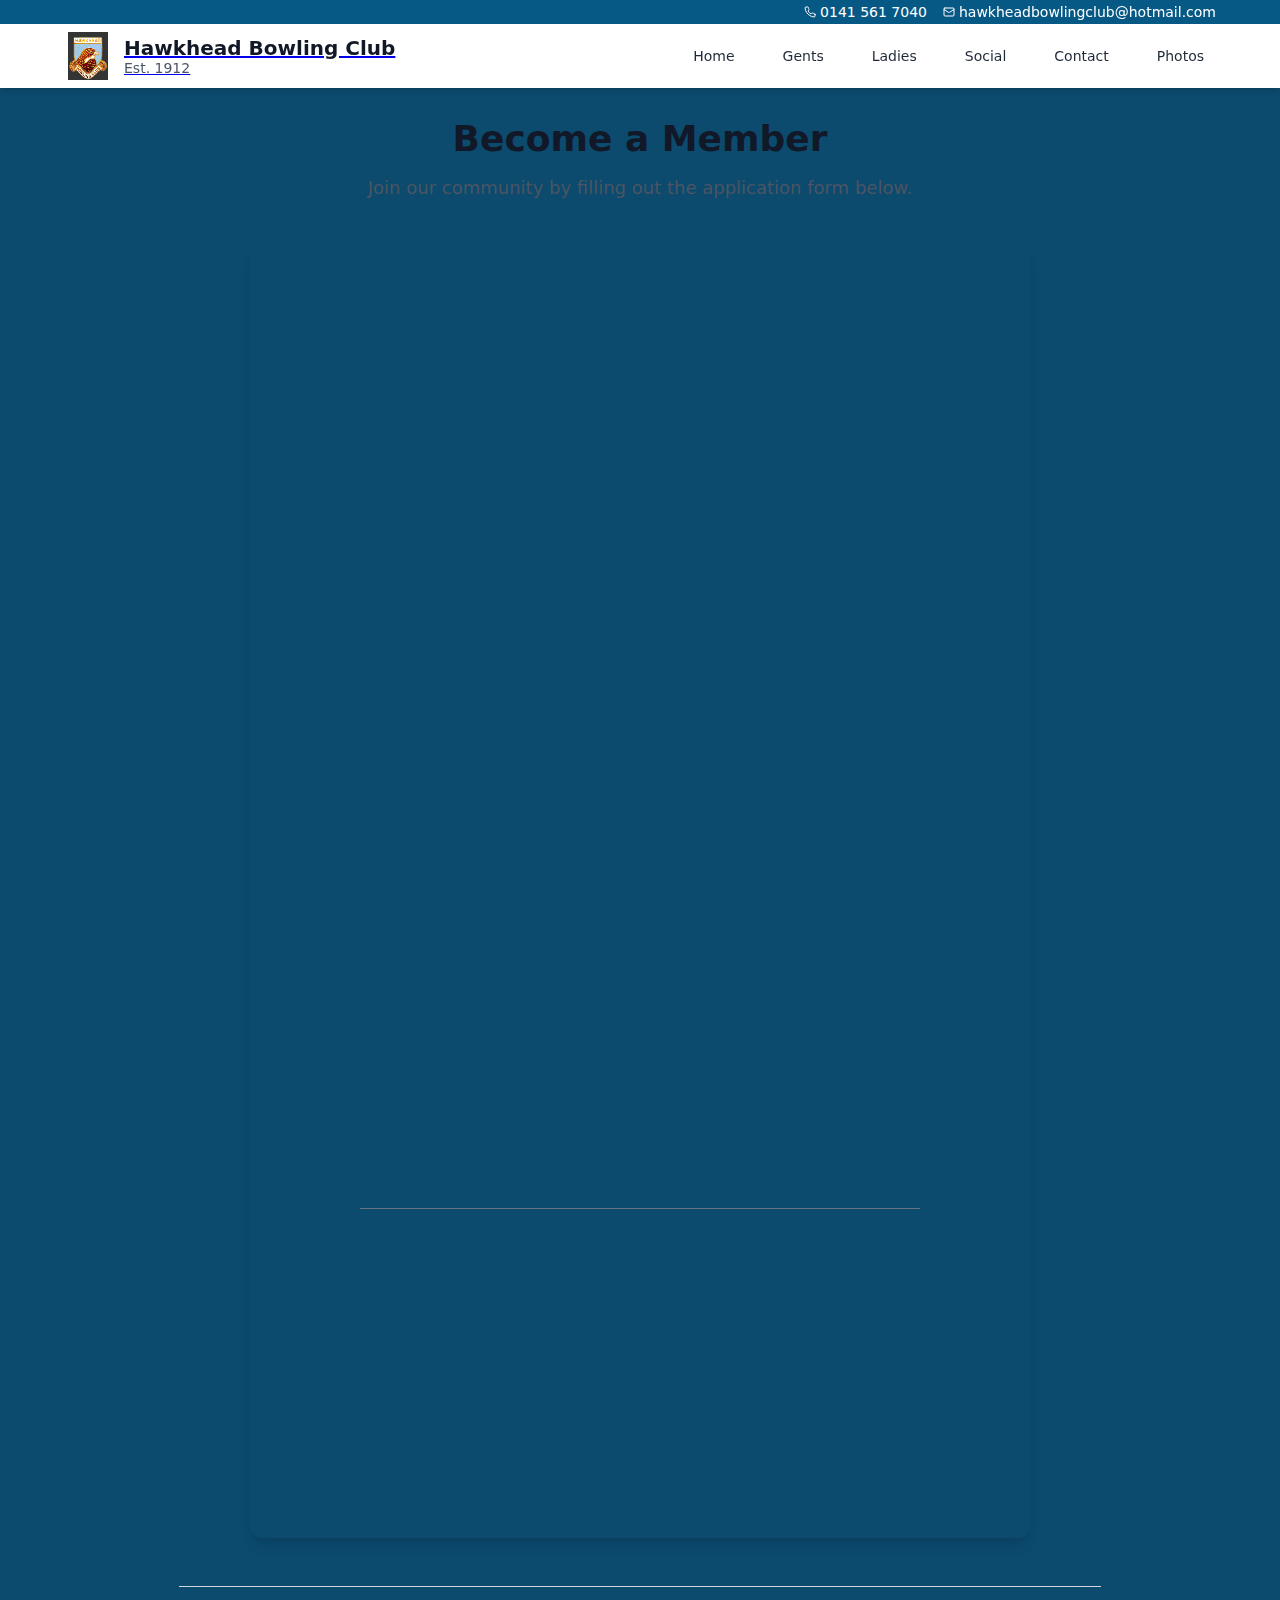
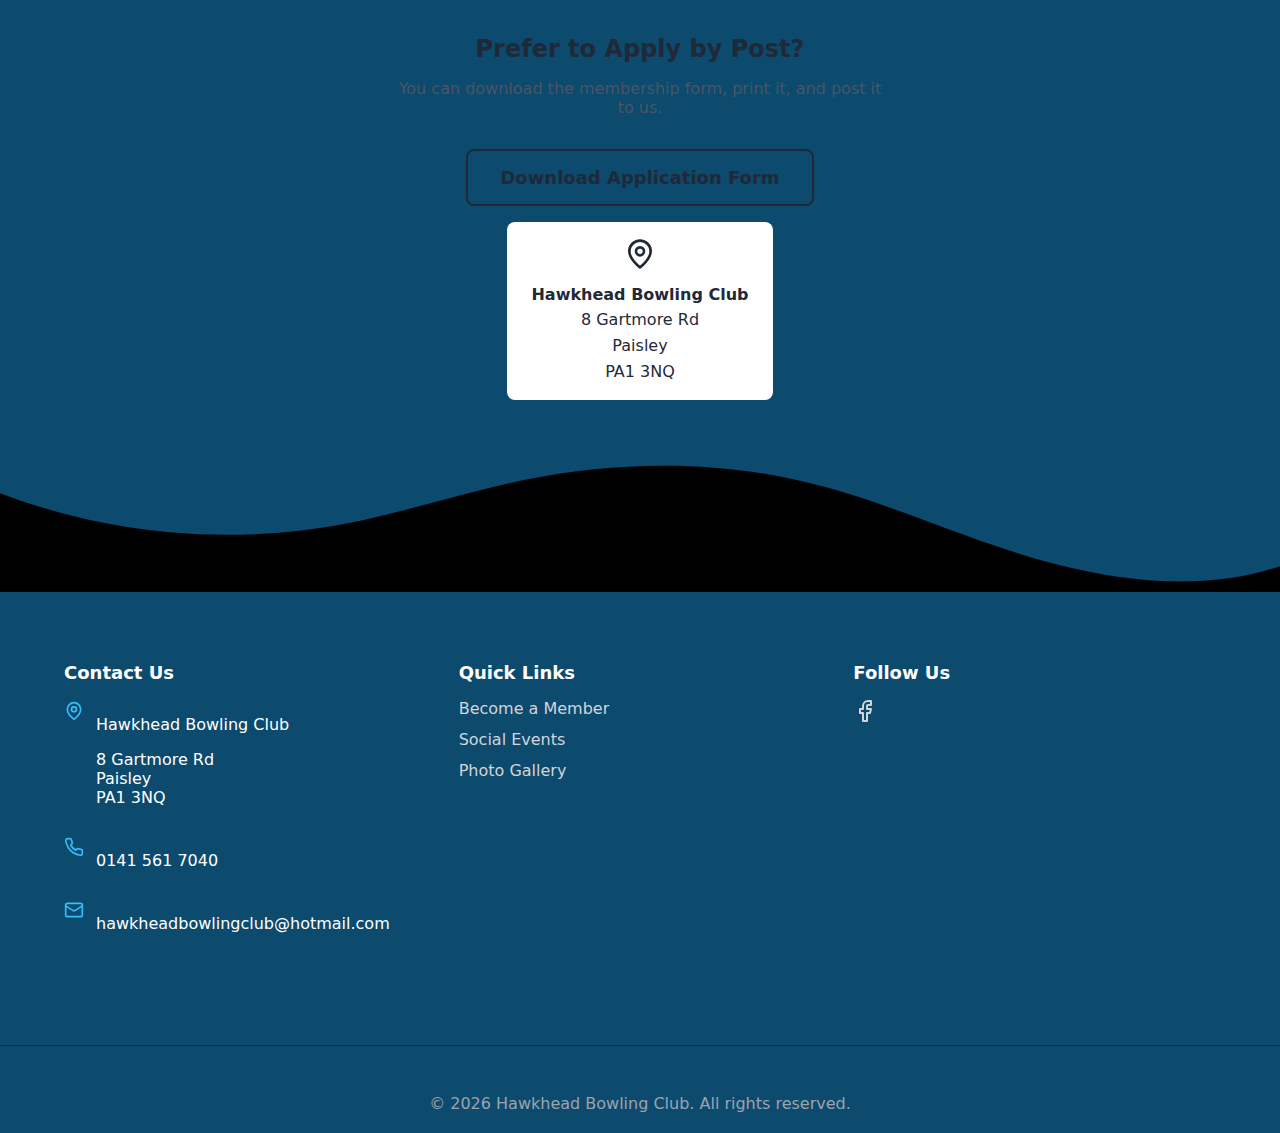
<file: Pages/Membership/index.html>
<!DOCTYPE html>
<html lang="en">

<head>
  <meta charset="UTF-8" />
  <meta name="viewport" content="width=device-width, initial-scale=1.0" />
  <title id="page-title">Membership Application - Hawkhead Bowling Club</title>
  <meta id="page-description" name="description" content="Join Hawkhead Bowling Club by filling out our online membership application form." />
  
  <link rel="stylesheet" href="../../style.css">
  <link rel="stylesheet" href="membership.css"> 
  <link rel="icon" href="../../favicon.ico" type="image/x-icon">
</head>

<body>

  <header class="site-header">
    <div class="top-bar">
      <div class="container top-bar-content">
        <div class="contact-info">
          <svg xmlns="http://www.w3.org/2000/svg" width="24" height="24" viewBox="0 0 24 24" fill="none" stroke="currentColor" stroke-width="2" stroke-linecap="round" stroke-linejoin="round" class="contact-icon"><path d="M22 16.92v3a2 2 0 0 1-2.18 2 19.79 19.79 0 0 1-8.63-3.07 19.5 19.5 0 0 1-6-6 19.79 19.79 0 0 1-3.07-8.67A2 2 0 0 1 4.11 2h3a2 2 0 0 1 2 1.72 12.84 12.84 0 0 0 .7 2.81 2 2 0 0 1-.45 2.11L8.09 9.91a16 16 0 0 0 6 6l1.27-1.27a2 2 0 0 1 2.11-.45 12.84 12.84 0 0 0 2.81.7A2 2 0 0 1 22 16.92z"></path></svg>
          <span id="clubPhone">-</span>
        </div>
        <div class="contact-info">
          <svg xmlns="http://www.w3.org/2000/svg" width="24" height="24" viewBox="0 0 24 24" fill="none" stroke="currentColor" stroke-width="2" stroke-linecap="round" stroke-linejoin="round" class="contact-icon"><rect width="20" height="16" x="2" y="4" rx="2"></rect><path d="m22 7-8.97 5.7a1.94 1.94 0 0 1-2.06 0L2 7"></path></svg>
          <span id="clubEmail">-</span>
        </div>
      </div>
    </div>
    <div class="main-header container">
      <a href="/index.html" class="logo-link">
    <div class="logo-area">
        <div class="logo-icon">
            <img src="../../assets/images/HBCLogo.png" alt="Hawkhead Bowling Club Crest">
        </div>
        <div>
            <h1 class="logo-title">Hawkhead Bowling Club</h1>
            <p class="logo-subtitle">Est. 1912</p>
        </div>
    </div>
</a>
      <nav class="desktop-nav">
        <a href="../../index.html" class="nav-link">Home</a>
        <a href="/Pages/Gents/index.html" class="nav-link">Gents</a>
        <a href="/Pages/Ladies/index.html" class="nav-link">Ladies</a>
        <a href="/Pages/Social/index.html" class="nav-link">Social</a>
        <a href="/Pages/Contacts/index.html" class="nav-link">Contact</a>
        <a href="/Pages/Photos/index.html" class="nav-link">Photos</a>
      </nav>
      <button id="mobile-menu-button" class="mobile-menu-button">
        <svg id="menu-icon" xmlns="http://www.w3.org/2000/svg" width="24" height="24" viewBox="0 0 24 24" fill="none" stroke="currentColor" stroke-width="2" stroke-linecap="round" stroke-linejoin="round" class="menu-icon-svg"><line x1="4" x2="20" y1="12" y2="12"></line><line x1="4" x2="20" y1="6" y2="6"></line><line x1="4" x2="20" y1="18" y2="18"></line></svg>
        <svg id="close-icon" xmlns="http://www.w3.org/2000/svg" width="24" height="24" viewBox="0 0 24 24" fill="none" stroke="currentColor" stroke-width="2" stroke-linecap="round" stroke-linejoin="round" class="menu-icon-svg hidden"><line x1="18" x2="6" y1="6" y2="18"></line><line x1="6" x2="18" y1="6" y2="18"></line></svg>
      </button>
    </div>
    <nav id="mobile-menu" class="mobile-nav">
        <a href="../../index.html" class="nav-link">Home</a>
        <a href="/Pages/Gents/index.html" class="nav-link">Gents</a>
        <a href="/Pages/Ladies/index.html" class="nav-link">Ladies</a>
        <a href="/Pages/Social/index.html" class="nav-link">Social</a>
        <a href="/Pages/Contacts/index.html" class="nav-link">Contact</a>
        <a href="/Pages/Photos/index.html" class="nav-link">Photos</a>
    </nav>
  </header>

  <main>
    <section class="page-section" id="membership-section">
        <div class="container">
            <div class="section-header">
                <h2 id="form-header" class="section-title"></h2>
                <p id="form-subheader" class="section-subtitle"></p>
            </div>
            
            <div id="form-container" class="form-container">
                </div>

            <hr class="content-separator">

            <div id="download-section" class="download-section">
                </div>
        </div>
    </section>
  </main>

  <footer class="site-footer" id="contact">
  </footer>
  
  <script src="../../script.js"></script>
  <script src="membership.js"></script>

</body>
</html>
</file>
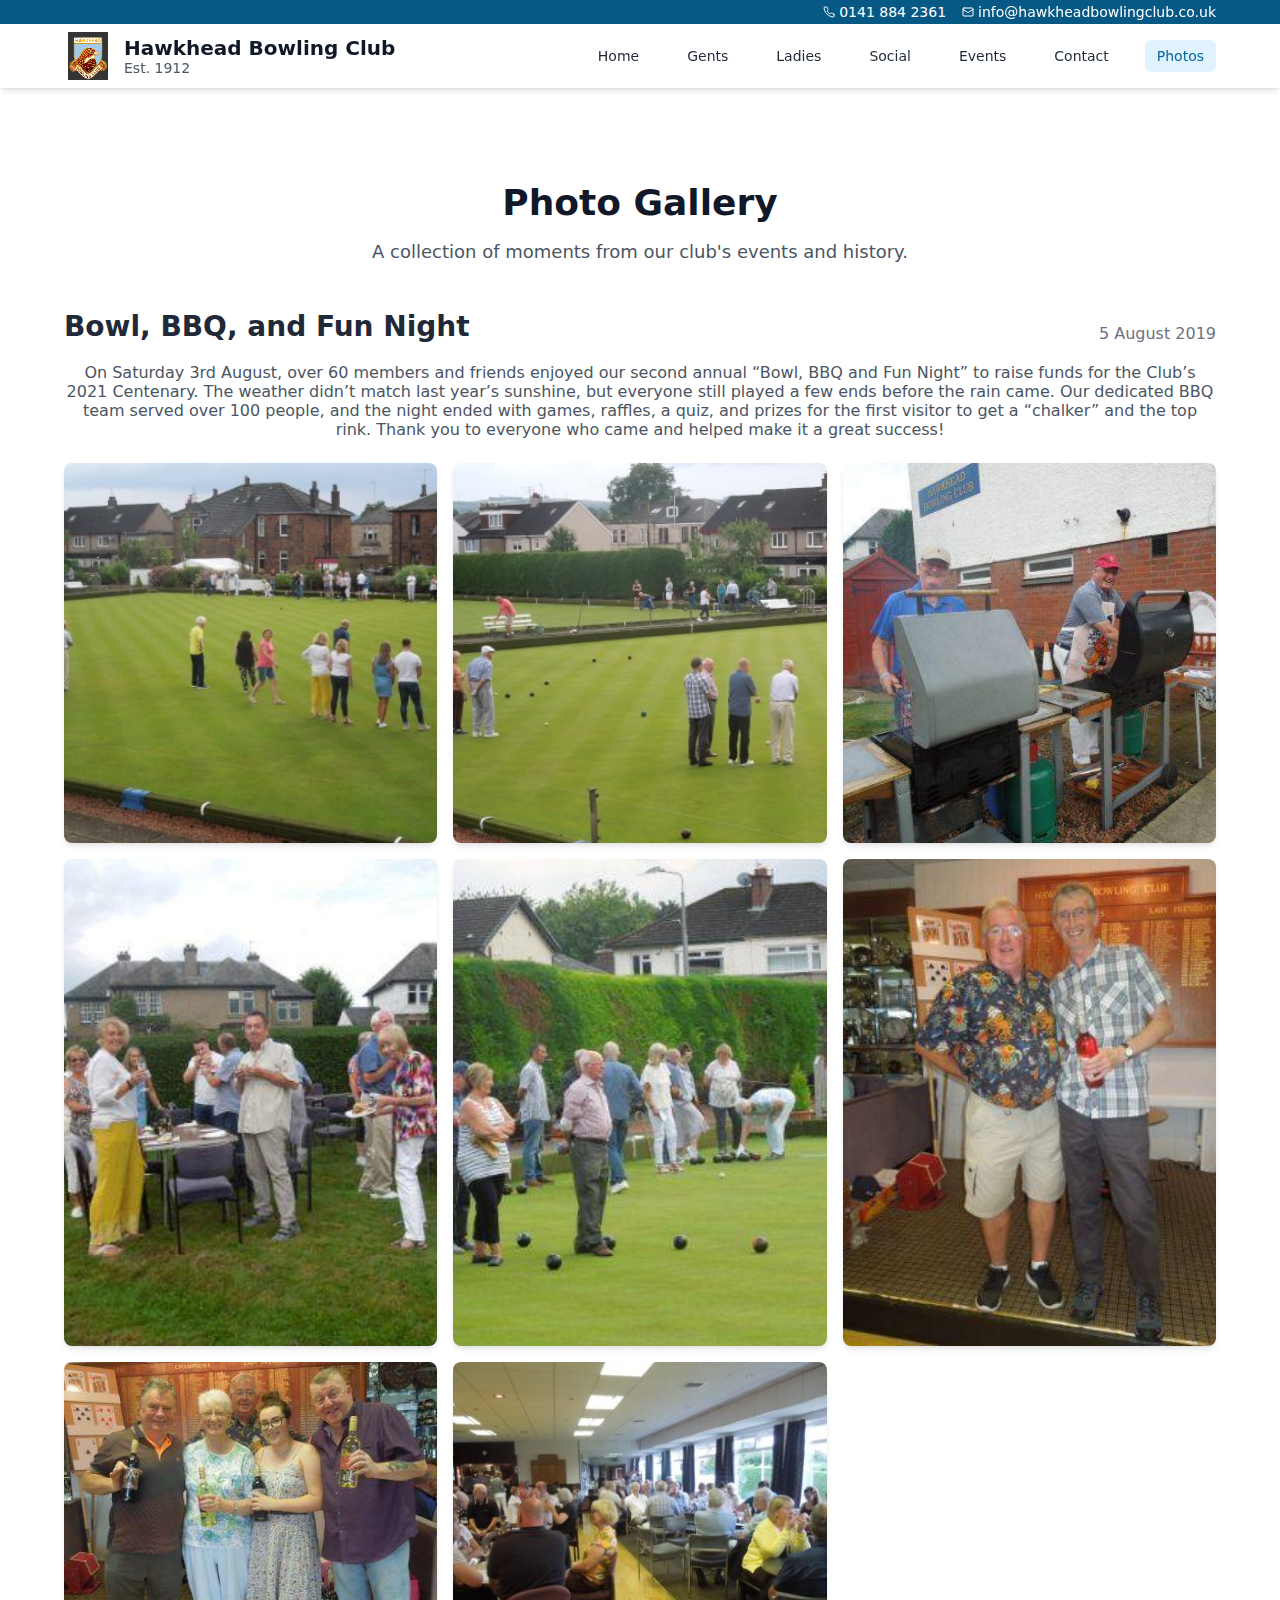
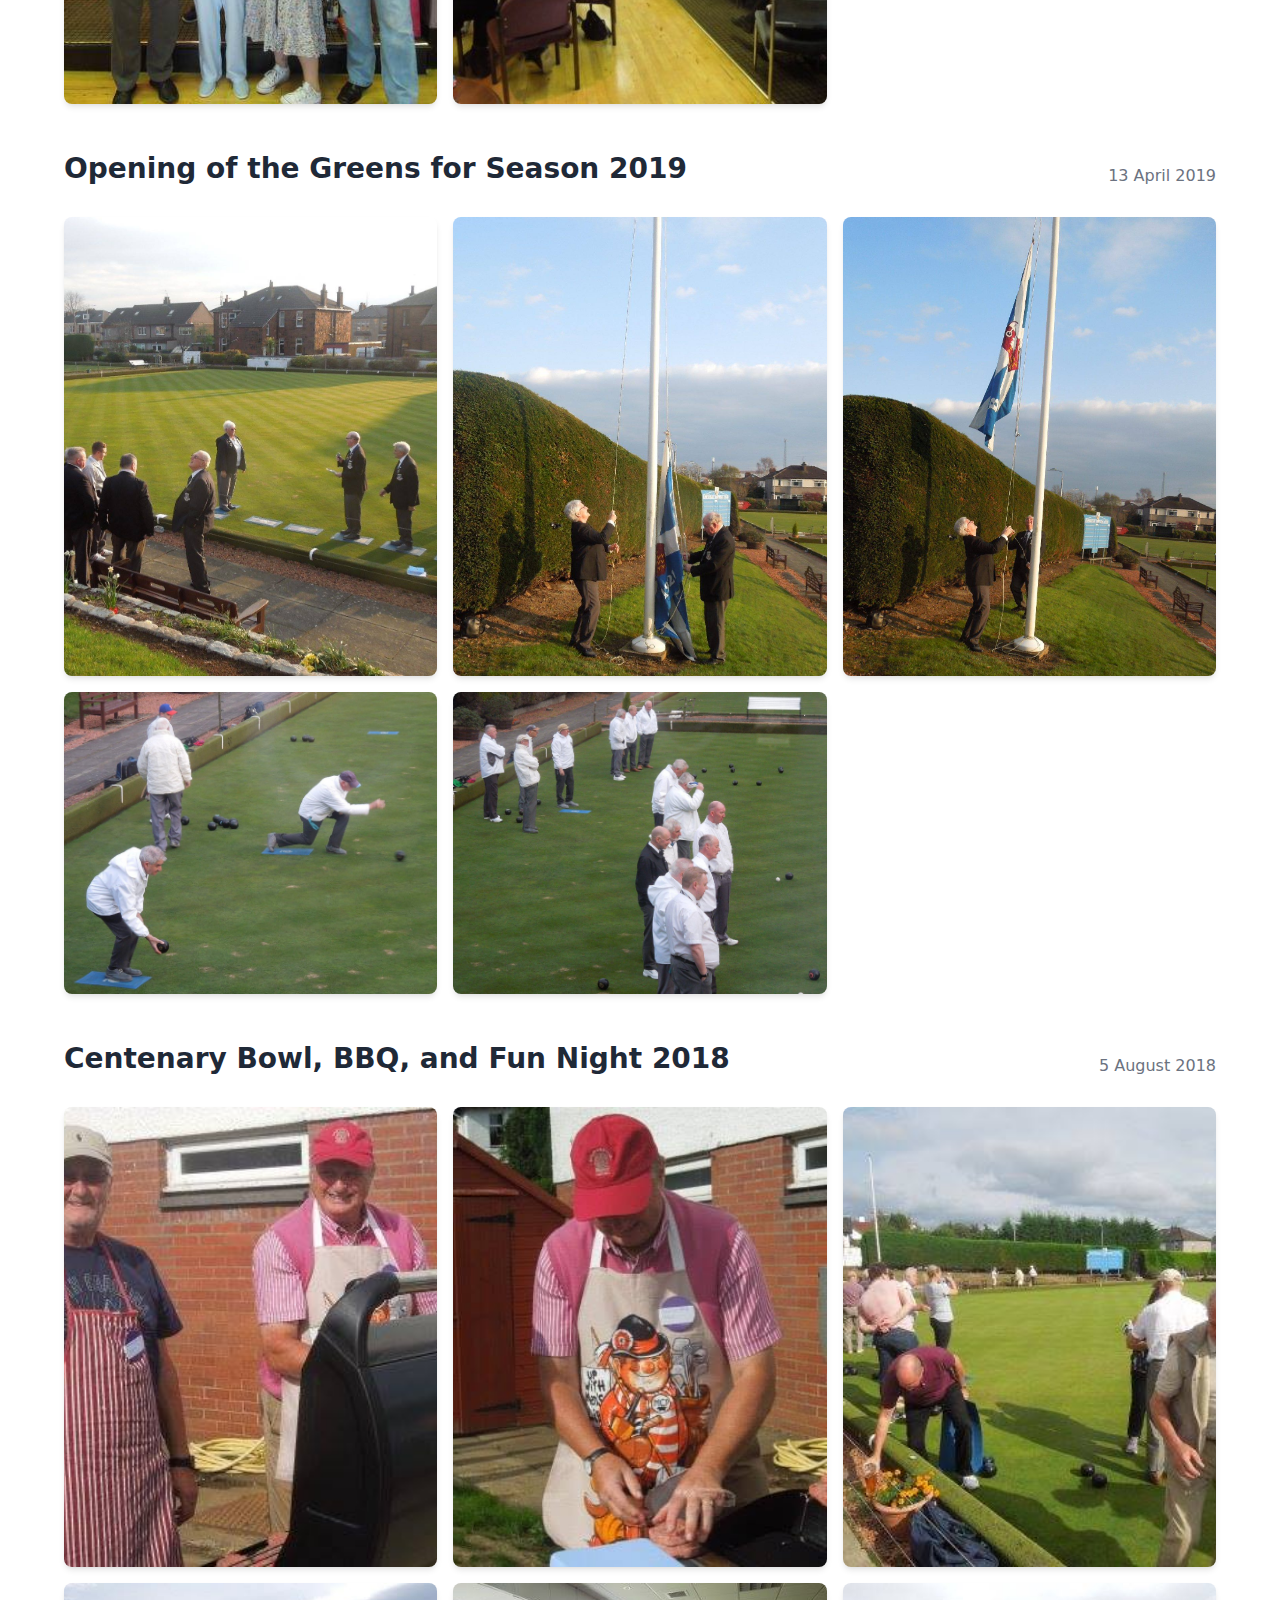
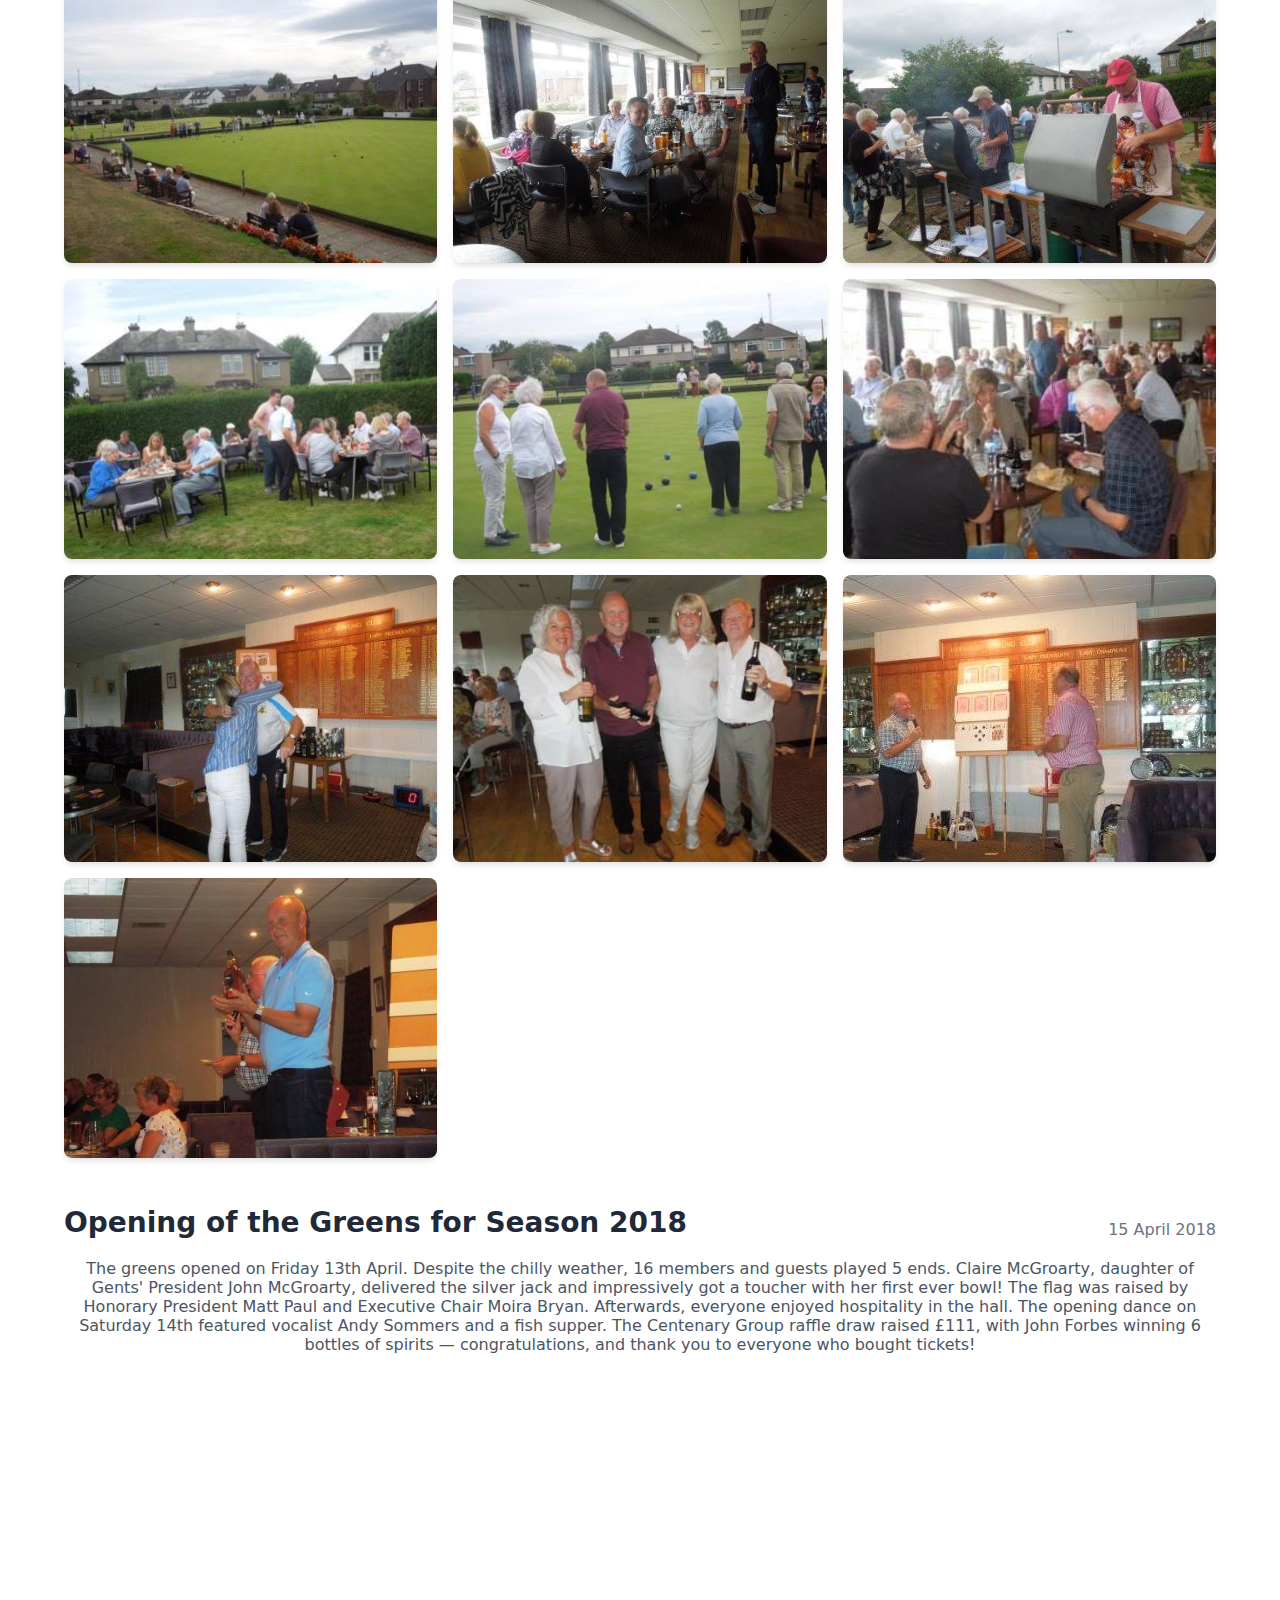
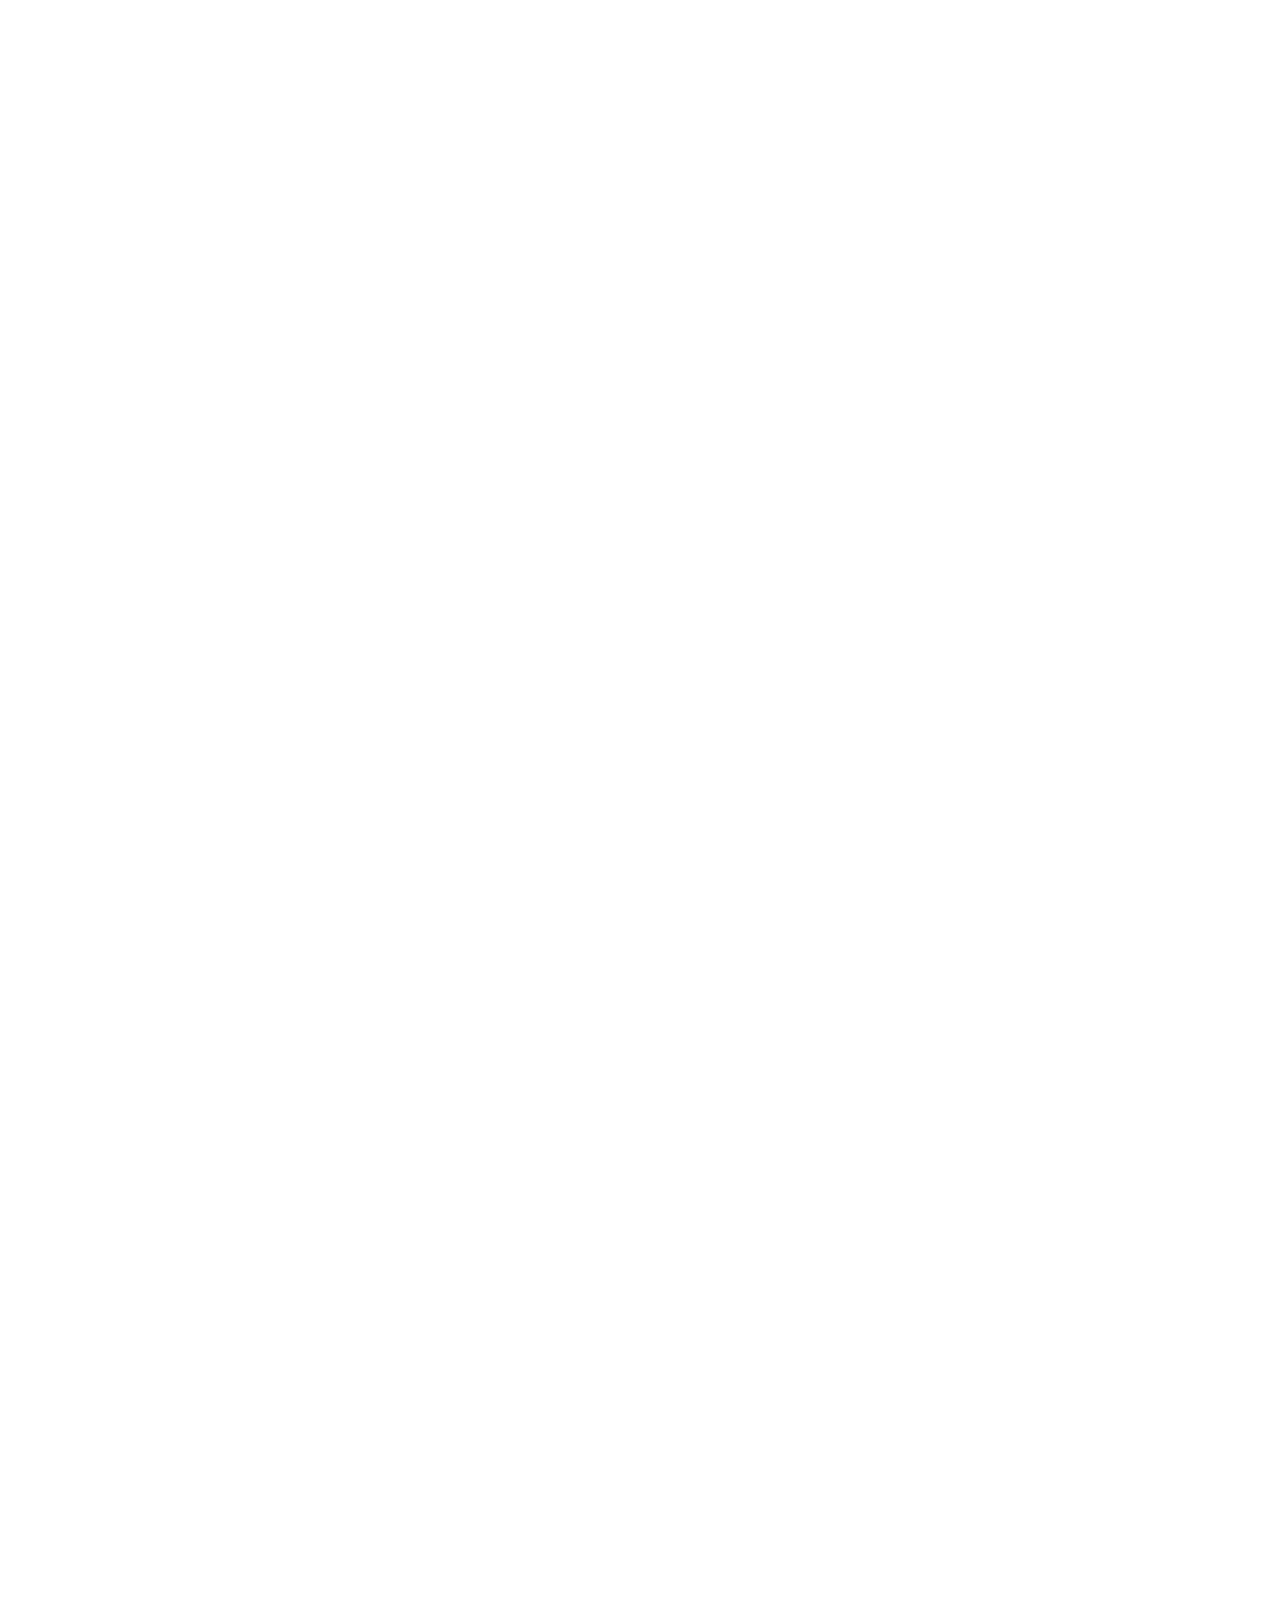
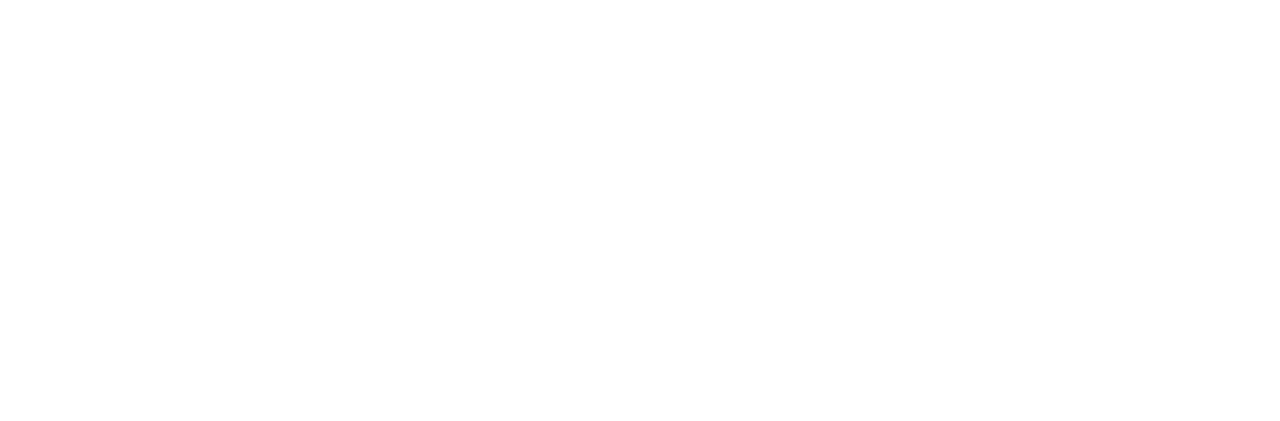
<file: Pages/Photos/index.html>
<!DOCTYPE html>
<html lang="en">
<head>
  <meta charset="UTF-8" />
  <meta name="viewport" content="width=device-width, initial-scale=1.0" />
  <title>Photo Gallery - Hawkhead Bowling Club</title>
  <meta name="description" content="Photo gallery of events and life at Hawkhead Bowling Club, Paisley." />
  
  <link rel="stylesheet" href="../../style.css">
  <link rel="stylesheet" href="/Pages/Photos/photos.css">

    <link rel="stylesheet" href="https://cdn.jsdelivr.net/npm/swiper@11/swiper-bundle.min.css" />


  <link rel="icon" href="../../favicon.ico" type="image/x-icon">
</head>
<body>

  <header class="site-header">
    <div class="top-bar">
      <div class="container top-bar-content">
        <div class="contact-info">
          <svg xmlns="http://www.w3.org/2000/svg" width="24" height="24" viewBox="0 0 24 24" fill="none" stroke="currentColor" stroke-width="2" stroke-linecap="round" stroke-linejoin="round" class="contact-icon"><path d="M22 16.92v3a2 2 0 0 1-2.18 2 19.79 19.79 0 0 1-8.63-3.07 19.5 19.5 0 0 1-6-6 19.79 19.79 0 0 1-3.07-8.67A2 2 0 0 1 4.11 2h3a2 2 0 0 1 2 1.72 12.84 12.84 0 0 0 .7 2.81 2 2 0 0 1-.45 2.11L8.09 9.91a16 16 0 0 0 6 6l1.27-1.27a2 2 0 0 1 2.11-.45 12.84 12.84 0 0 0 2.81.7A2 2 0 0 1 22 16.92z"></path></svg>
          <span>0141 884 2361</span>
        </div>
        <div class="contact-info">
          <svg xmlns="http://www.w3.org/2000/svg" width="24" height="24" viewBox="0 0 24 24" fill="none" stroke="currentColor" stroke-width="2" stroke-linecap="round" stroke-linejoin="round" class="contact-icon"><rect width="20" height="16" x="2" y="4" rx="2"></rect><path d="m22 7-8.97 5.7a1.94 1.94 0 0 1-2.06 0L2 7"></path></svg>
          <span>info@hawkheadbowlingclub.co.uk</span>
        </div>
      </div>
    </div>
    <div class="main-header container">
      <div class="logo-area">
        <div class="logo-icon">
          <img src="../../assets/images/HBCLogo.png" alt="Hawkhead Bowling Club Crest" />
        </div>
        <div>
          <h1 class="logo-title">Hawkhead Bowling Club</h1>
          <p class="logo-subtitle">Est. 1912</p>
        </div>
      </div>
      <nav class="desktop-nav">
        <a href="../../#home" class="nav-link">Home</a>
        <a href="../../#about" class="nav-link">Gents</a>
        <a href="../../#facilities" class="nav-link">Ladies</a>
        <a href="../../#membership" class="nav-link">Social</a>
        <a href="../../#events" class="nav-link">Events</a>
        <a href="../../Pages/Contacts/index.html" class="nav-link">Contact</a>
        <a href="#" class="nav-link active">Photos</a>
      </nav>
      <button id="mobile-menu-button" class="mobile-menu-button">
        <svg id="menu-icon" xmlns="http://www.w3.org/2000/svg" width="24" height="24" viewBox="0 0 24 24" fill="none" stroke="currentColor" stroke-width="2" stroke-linecap="round" stroke-linejoin="round" class="menu-icon-svg"><line x1="4" x2="20" y1="12" y2="12"></line><line x1="4" x2="20" y1="6" y2="6"></line><line x1="4" x2="20" y1="18" y2="18"></line></svg>
        <svg id="close-icon" xmlns="http://www.w3.org/2000/svg" width="24" height="24" viewBox="0 0 24 24" fill="none" stroke="currentColor" stroke-width="2" stroke-linecap="round" stroke-linejoin="round" class="menu-icon-svg hidden"><line x1="18" x2="6" y1="6" y2="18"></line><line x1="6" x2="18" y1="6" y2="18"></line></svg>
      </button>
    </div>
    <nav id="mobile-menu" class="mobile-nav">
        <a href="../../#home" class="nav-link">Home</a>
        <a href="../../#about" class="nav-link">Gents</a>
        <a href="../../#facilities" class="nav-link">Ladies</a>
        <a href="../../#membership" class="nav-link">Membership</a>
        <a href="../../#events" class="nav-link">Social</a>
        <a href="../../Pages/Contacts/index.html" class="nav-link">Contact</a>
        <a href="#" class="nav-link active">Photos</a>
    </nav>
  </header>

  <main>
    <section class="features-section" id="photo-gallery-page">
      <div class="container">
        <div class="section-header">
          <h2 class="section-title">Photo Gallery</h2>
          <p class="section-subtitle">A collection of moments from our club's events and history.</p>
        </div>

        <div id="photo-gallery-container">
          </div>
      </div>
    </section>
  </main>

  <div id="lightbox-modal" class="lightbox-modal">
    <span class="lightbox-close">&times;</span>
    <img class="lightbox-content" id="lightbox-image">
    <div id="lightbox-caption"></div>
  </div>

  <footer class="site-footer" id="contact">
    </footer>
  
  <script src="../../script.js"></script>
  <script src="photos.js"></script>
      <script src="https://cdn.jsdelivr.net/npm/swiper@11/swiper-bundle.min.js"></script>


</body>
</html>
</file>
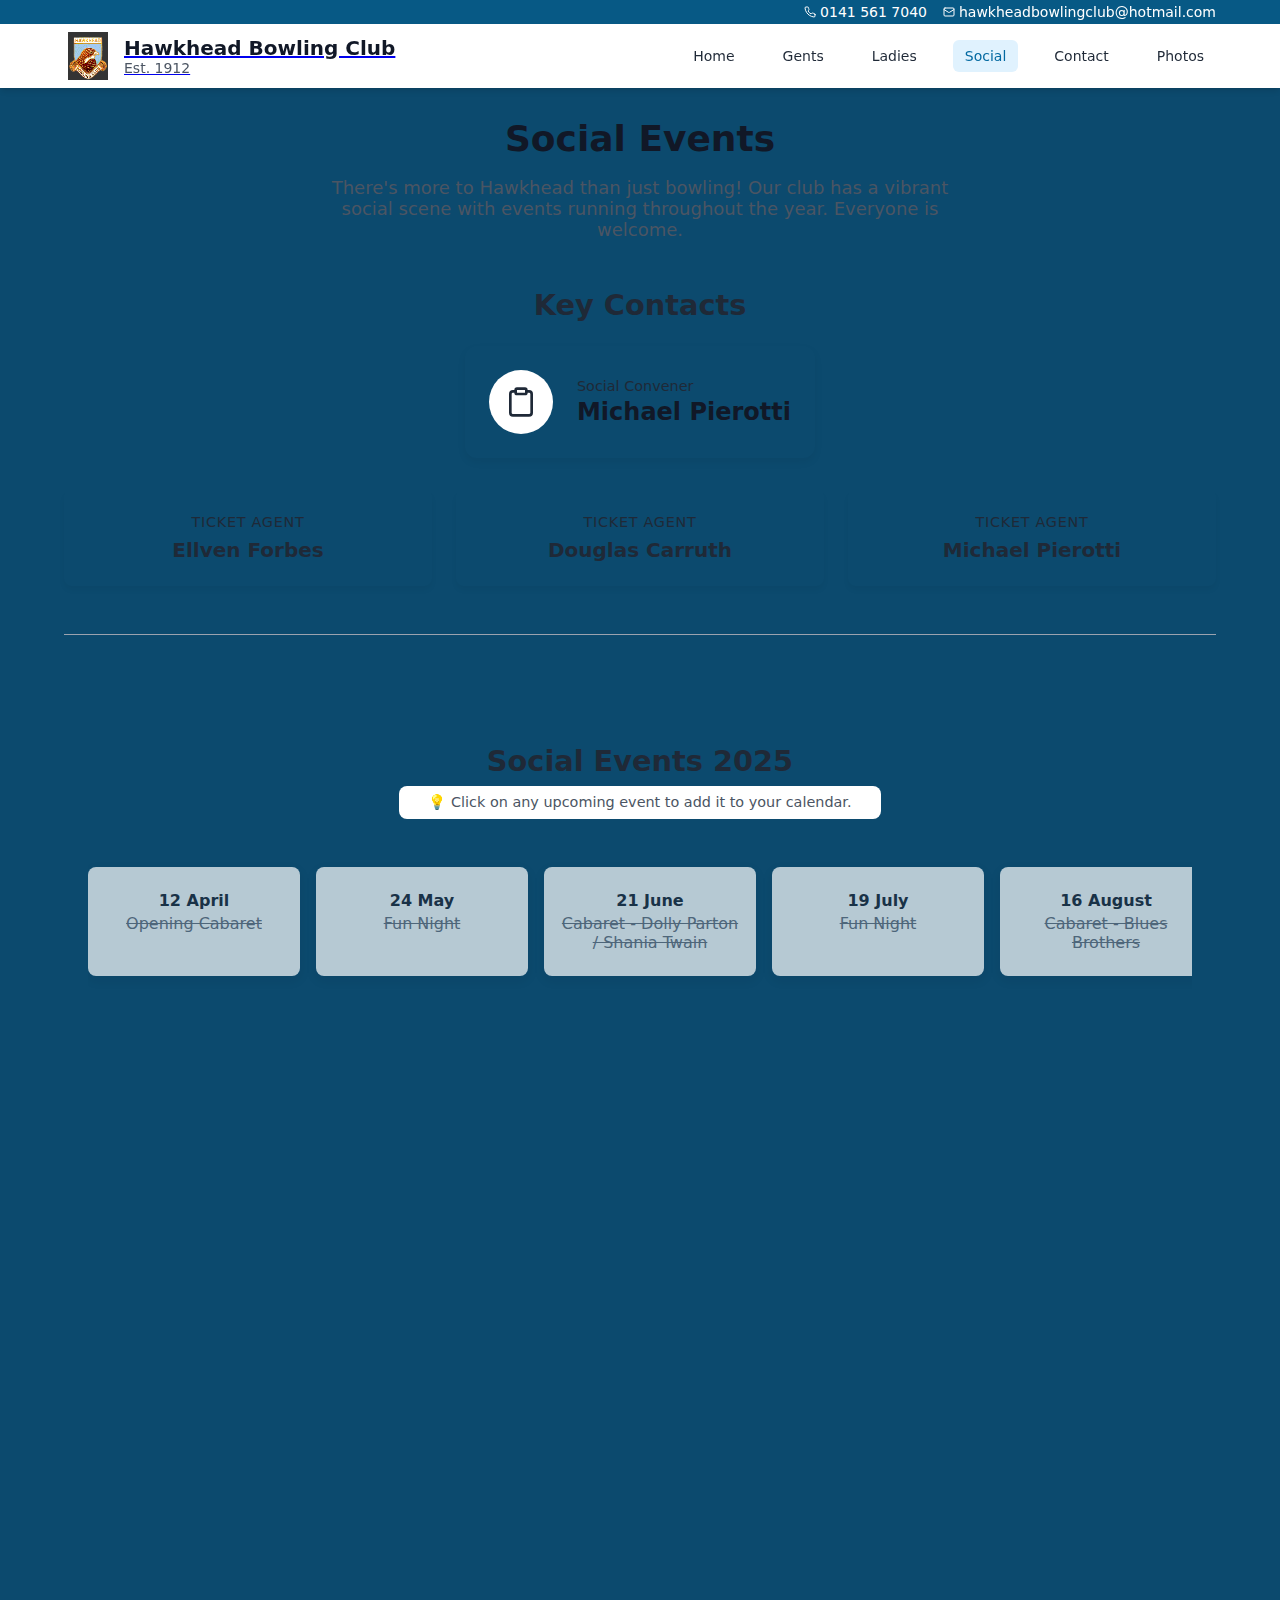
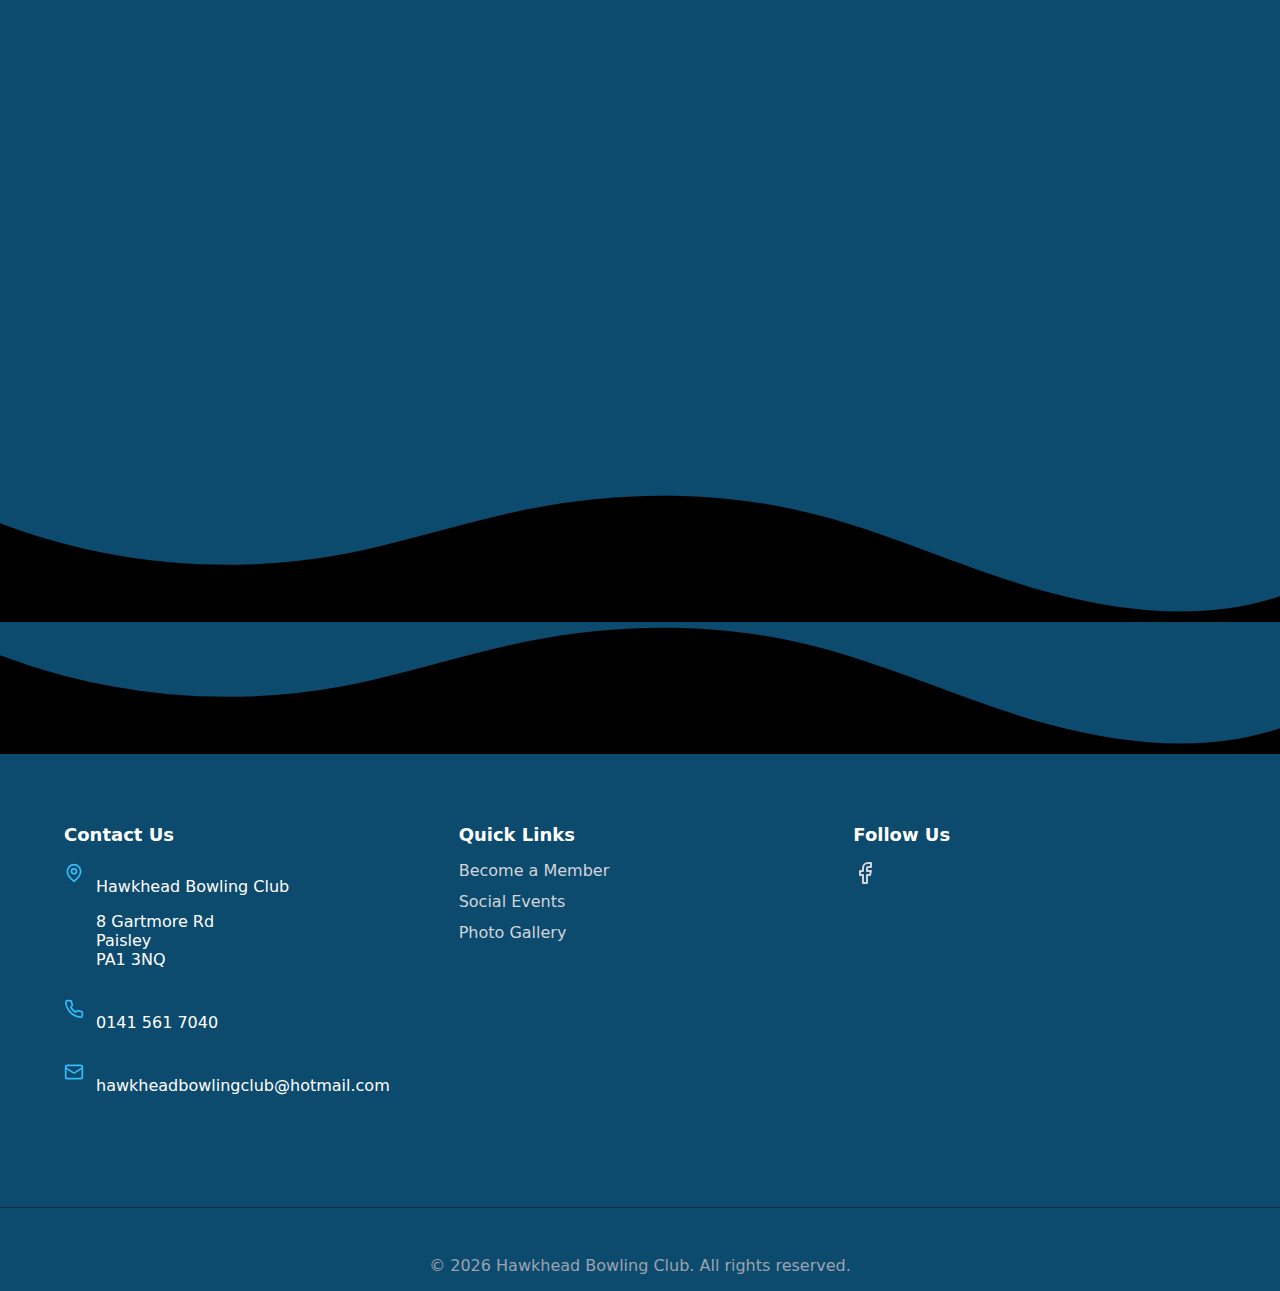
<file: Pages/Social/index.html>
<!DOCTYPE html>
<html lang="en">

<head>
  <meta charset="UTF-8" />
  <meta name="viewport" content="width=device-width, initial-scale=1.0" />
  <title>Social Events - Hawkhead Bowling Club</title>
  <meta name="description" content="Discover the social side of Hawkhead Bowling Club. Find information on upcoming social events, functions, and community activities." />
  
  <link rel="stylesheet" href="../../style.css">
  <link rel="stylesheet" href="social.css"> 
  <link rel="icon" href="../../favicon.ico" type="image/x-icon">
</head>

<body>

  <header class="site-header">
    <div class="top-bar">
      <div class="container top-bar-content">
        <div class="contact-info">
          <svg xmlns="http://www.w3.org/2000/svg" width="24" height="24" viewBox="0 0 24 24" fill="none" stroke="currentColor" stroke-width="2" stroke-linecap="round" stroke-linejoin="round" class="contact-icon"><path d="M22 16.92v3a2 2 0 0 1-2.18 2 19.79 19.79 0 0 1-8.63-3.07 19.5 19.5 0 0 1-6-6 19.79 19.79 0 0 1-3.07-8.67A2 2 0 0 1 4.11 2h3a2 2 0 0 1 2 1.72 12.84 12.84 0 0 0 .7 2.81 2 2 0 0 1-.45 2.11L8.09 9.91a16 16 0 0 0 6 6l1.27-1.27a2 2 0 0 1 2.11-.45 12.84 12.84 0 0 0 2.81.7A2 2 0 0 1 22 16.92z"></path></svg>
          <span id="clubPhone">-</span>
        </div>
        <div class="contact-info">
          <svg xmlns="http://www.w3.org/2000/svg" width="24" height="24" viewBox="0 0 24 24" fill="none" stroke="currentColor" stroke-width="2" stroke-linecap="round" stroke-linejoin="round" class="contact-icon"><rect width="20" height="16" x="2" y="4" rx="2"></rect><path d="m22 7-8.97 5.7a1.94 1.94 0 0 1-2.06 0L2 7"></path></svg>
          <span id="clubEmail">-</span>
        </div>
      </div>
    </div>
    <div class="main-header container">
      <a href="/index.html" class="logo-link">
    <div class="logo-area">
        <div class="logo-icon">
            <img src="../../assets/images/HBCLogo.png" alt="Hawkhead Bowling Club Crest">
        </div>
        <div>
            <h1 class="logo-title">Hawkhead Bowling Club</h1>
            <p class="logo-subtitle">Est. 1912</p>
        </div>
    </div>
</a>
      <nav class="desktop-nav">
        <a href="../../index.html" class="nav-link">Home</a>
        <a href="/Pages/Gents/index.html" class="nav-link">Gents</a>
        <a href="/Pages/Ladies/index.html" class="nav-link">Ladies</a>
        <a href="/Pages/Social/index.html" class="nav-link">Social</a>
        <a href="/Pages/Contacts/index.html" class="nav-link">Contact</a>
        <a href="/Pages/Photos/index.html" class="nav-link">Photos</a>
      </nav>
      <button id="mobile-menu-button" class="mobile-menu-button">
        <svg id="menu-icon" xmlns="http://www.w3.org/2000/svg" width="24" height="24" viewBox="0 0 24 24" fill="none" stroke="currentColor" stroke-width="2" stroke-linecap="round" stroke-linejoin="round" class="menu-icon-svg"><line x1="4" x2="20" y1="12" y2="12"></line><line x1="4" x2="20" y1="6" y2="6"></line><line x1="4" x2="20" y1="18" y2="18"></line></svg>
        <svg id="close-icon" xmlns="http://www.w3.org/2000/svg" width="24" height="24" viewBox="0 0 24 24" fill="none" stroke="currentColor" stroke-width="2" stroke-linecap="round" stroke-linejoin="round" class="menu-icon-svg hidden"><line x1="18" x2="6" y1="6" y2="18"></line><line x1="6" x2="18" y1="6" y2="18"></line></svg>
      </button>
    </div>
    <nav id="mobile-menu" class="mobile-nav">
        <a href="../../index.html" class="nav-link">Home</a>
        <a href="/Pages/Gents/index.html" class="nav-link">Gents</a>
        <a href="/Pages/Ladies/index.html" class="nav-link">Ladies</a>
        <a href="/Pages/Social/index.html" class="nav-link">Social</a>
        <a href="/Pages/Contacts/index.html" class="nav-link">Contact</a>
        <a href="/Pages/Photos/index.html" class="nav-link">Photos</a>
    </nav>
  </header>

  <main>
    <section class="page-section" id="social-section">
        <div class="container">
            <div class="section-header">
                <h2 class="section-title">Social Events</h2>
                <p id="page-intro" class="section-subtitle"></p>
            </div>
            
            <div id="social-content-container">
                </div>
        </div>
    </section>
  </main>

<div class="footer-shape-divider">
    <svg data-name="Layer 1" xmlns="http://www.w3.org/2000/svg" viewBox="0 0 1200 120" preserveAspectRatio="none">
        <path d="M985.66,92.83C906.67,72,823.78,31,743.84,14.19c-82.26-17.34-168.06-16.33-250.45.39-57.84,11.73-114,31.07-172,41.86A600.21,600.21,0,0,1,0,27.35V120H1200V95.8C1132.19,118.92,1055.71,111.31,985.66,92.83Z" class="shape-fill"></path>
    </svg>
  </div>

  <footer class="site-footer" id="contact">
    </footer>
  
  <script src="../../script.js"></script>
  <script src="social.js"></script>

</body>
</html>
</file>
<file: style.css>
/* --- Global Styles & CSS Variables --- */
:root {
  --color-white: #ffffff;
  --color-gray-50: #f9fafb;
  --color-gray-100: #f3f4f6;
  --color-gray-300: #d1d5db;
  --color-gray-400: #9ca3af;
  --color-gray-500: #6b7280;
  --color-gray-600: #4b5563;
  --color-gray-800: #1f2937;
  --color-gray-900: #111827;
  
  /* --- MODIFIED: New Blue Color Palette --- */
  --color-blue-50: #f0f9ff;
  --color-blue-100: #e0f2fe;
  --color-blue-200: #bae6fd;
  --color-blue-300: #7dd3fc;
  --color-blue-400: #38bdf8;
  --color-blue-500: #0ea5e9;
  --color-blue-600: #0284c7; /* A bright, energetic primary blue */
  --color-blue-700: #0369a1;
  --color-blue-800: #075985;
  --color-blue-900: #0c4a6e; /* A rich, deep navy for dark areas */
}

body {
  font-family: system-ui, -apple-system, BlinkMacSystemFont, 'Segoe UI', Roboto, 'Helvetica Neue', Arial, sans-serif;
  margin: 0;
  background-color: var(--color-blue-900); /* Changed to white for better contrast */
  color: var(--color-gray-800);
}

.container {
  width: 90%;
  max-width: 1280px;
  margin-left: auto;
  margin-right: auto;
  padding-left: 1rem;
  padding-right: 1rem;
}

.hidden {
  display: none !important;
}


/* --- Header --- */
.site-header {
  background-color: var(--color-white);
  box-shadow: 0 4px 6px -1px rgba(0, 0, 0, 0.1), 0 2px 4px -2px rgba(0, 0, 0, 0.1);
  position: sticky;
  top: 0;
  z-index: 50;
}

.top-bar {
  background-color: var(--color-blue-800); /* MODIFIED */
  color: var(--color-white);
  padding: 0.25rem 0;
}

.top-bar-content {
  display: flex;
  justify-content: flex-end;
  align-items: center;
  font-size: 0.875rem;
  gap: 1rem;
}

.contact-info {
  display: flex;
  align-items: center;
  gap: 0.25rem;
}

.contact-icon {
  height: 0.75rem;
  width: 0.75rem;
}

.main-header {
  display: flex;
  justify-content: space-between;
  align-items: center;
  height: 4rem;
}

.logo-area {
  display: flex;
  align-items: center;
  gap: 0.75rem;
}

.logo-icon {
  width: 3rem;  /* MODIFIED: Reduced from 3.5rem to 3rem */
  height: 3rem; /* MODIFIED: Reduced from 3.5rem to 3rem */
  display: flex;
  align-items: center;
  justify-content: center;
}

.logo-icon img {
  width: 100%;
  height: 100%;
  object-fit: contain; /* This correctly scales the image to fit the container */
}

.logo-title {
  font-size: 1.25rem;
  font-weight: 700;
  color: var(--color-gray-900);
  margin: 0;
}

.logo-subtitle {
  font-size: 0.875rem;
  color: var(--color-gray-600);
  margin: 0;
}

/* --- Navigation Styles (Mobile First) --- */

.desktop-nav {
  display: none;
}

.mobile-menu-button {
  display: block;
  padding: 0.5rem;
  background: none;
  border: none;
  cursor: pointer;
}

.menu-icon-svg {
  height: 1.5rem;
  width: 1.5rem;
}

.mobile-nav {
  display: flex; 
  flex-direction: column;
  gap: 0.5rem;
  padding: 0 0.75rem;
  border-top: 1px solid var(--color-gray-300);
  max-height: 0;
  opacity: 0;
  overflow: hidden; 
  pointer-events: none; 
  transition: max-height 0.4s ease-in-out, opacity 0.3s ease-in-out;
}

.mobile-nav.is-open {
  max-height: 500px;
  opacity: 1;
  pointer-events: auto;
  padding-top: 1rem;
  padding-bottom: 1rem;
  transition: max-height 0.4s ease-in-out, opacity 0.3s ease-in-out 0.1s;
}

.nav-link {
  padding: 0.5rem 0.75rem;
  border-radius: 0.375rem;
  font-size: 0.875rem;
  font-weight: 500;
  text-decoration: none;
  transition: color 0.2s, background-color 0.2s;
  color: var(--color-gray-700);
}

.nav-link:hover {
  color: var(--color-blue-700); /* MODIFIED */
  background-color: var(--color-blue-50); /* MODIFIED */
}

.nav-link.active {
  color: var(--color-blue-700); /* MODIFIED */
  background-color: var(--color-blue-100); /* MODIFIED */
}

.mobile-nav .nav-link {
  font-size: 1rem;
  text-align: left;
  opacity: 0;
  transform: translateX(-20px);
  transition: opacity 0.3s ease-in-out, transform 0.3s ease-in-out;
}

.mobile-nav.is-open .nav-link {
  opacity: 1;
  transform: translateX(0);
}

.mobile-nav.is-open .nav-link:nth-child(1) { transition-delay: 0.15s; }
.mobile-nav.is-open .nav-link:nth-child(2) { transition-delay: 0.20s; }
.mobile-nav.is-open .nav-link:nth-child(3) { transition-delay: 0.25s; }
.mobile-nav.is-open .nav-link:nth-child(4) { transition-delay: 0.30s; }
.mobile-nav.is-open .nav-link:nth-child(5) { transition-delay: 0.35s; }
.mobile-nav.is-open .nav-link:nth-child(6) { transition-delay: 0.40s; }
.mobile-nav.is-open .nav-link:nth-child(7) { transition-delay: 0.45s; }


/* --- Hero Section --- */
.hero-section {
  position: relative;
  background: linear-gradient(to bottom right, var(--color-blue-900), var(--color-blue-700)); /* MODIFIED */
  color: var(--color-white);
  overflow: hidden;
}

.hero-overlay {
  position: absolute;
  inset: 0;
  background-color: rgba(0, 0, 0, 0.2);
}

.hero-content {
  position: relative;
  padding-top: 5rem;
  padding-bottom: 5rem;
  text-align: center;
}

.hero-title {
  font-size: 2.25rem;
  font-weight: 700;
  margin-bottom: 1.5rem;
}

.hero-subtitle {
  display: block;
  color: var(--color-blue-200); /* MODIFIED */
}

.hero-tagline {
  font-size: 1.25rem;
  margin-bottom: 2rem;
  color: var(--color-blue-100); /* MODIFIED */
}

.hero-description {
  font-size: 1.125rem;
  margin-bottom: 3rem;
  max-width: 42rem;
  margin-left: auto;
  margin-right: auto;
  color: var(--color-blue-50); /* MODIFIED */
}

.hero-buttons {
  display: flex;
  flex-direction: column;
  gap: 1rem;
  justify-content: center;
  margin-bottom: 4rem;
}

.button {
  padding: 1rem 2rem;
  border-radius: 0.5rem;
  font-weight: 600;
  font-size: 1.125rem;
  text-decoration: none;
  transition: all 0.3s ease;
  display: inline-flex;
  align-items: center;
  justify-content: center;
  gap: 0.5rem;
}

.button:hover {
  transform: scale(1.05);
  box-shadow: 0 10px 15px -3px rgba(0, 0, 0, 0.1), 0 4px 6px -4px rgba(0, 0, 0, 0.1);
}

.button-primary {
  background-color: var(--color-blue-600); /* MODIFIED */
  color: var(--color-white);
}

.button-primary:hover {
  background-color: var(--color-blue-500); /* MODIFIED */
}

.button-secondary {
  border: 2px solid var(--color-blue-300); /* MODIFIED */
  color: var(--color-blue-100); /* MODIFIED */
}

.button-secondary:hover {
  background-color: var(--color-blue-300); /* MODIFIED */
  color: var(--color-blue-900); /* MODIFIED */
}

.button-icon {
  height: 1.25rem;
  width: 1.25rem;
}

.hero-stats {
  display: grid;
  grid-template-columns: 1fr;
  gap: 2rem;
  max-width: 48rem;
  margin-left: auto;
  margin-right: auto;
}

.stat-item {
  text-align: center;
}

.stat-icon-wrapper {
  background-color: rgba(59, 130, 246, 0.3); /* MODIFIED */
  border-radius: 9999px;
  width: 4rem;
  height: 4rem;
  display: flex;
  align-items: center;
  justify-content: center;
  margin: 0 auto 1rem;
}

.stat-icon {
  height: 2rem;
  width: 2rem;
  color: var(--color-blue-200); /* MODIFIED */
}

.stat-number {
  font-size: 1.5rem;
  font-weight: 700;
  color: var(--color-blue-200); /* MODIFIED */
  margin: 0;
}

.stat-label {
  color: var(--color-blue-100); /* MODIFIED */
  margin: 0;
}

.section-header {
  text-align: center;
  margin-bottom: 3rem;
}
.section-title {
  font-size: 1.875rem;
  font-weight: 700;
  color: var(--color-gray-900);
  margin-bottom: 1rem;
}
.section-subtitle {
  font-size: 1.125rem;
  color: var(--color-gray-600);
  max-width: 42rem;
  margin-left: auto;
  margin-right: auto;
}
.section-footer {
    text-align: center;
}

.features-section {
    padding: 4rem 0;
    background-color: var(--color-white);
}
.features-grid {
    display: grid;
    grid-template-columns: repeat(1, 1fr);
    gap: 2rem;
}
.feature-card {
    text-align: center;
    padding: 1.5rem;
    border-radius: 0.5rem;
    transition: box-shadow 0.3s, transform 0.2s ease-in-out;
}
.feature-card:hover {
    box-shadow: 0 10px 15px -3px rgba(0,0,0,0.1), 0 4px 6px -2px rgba(0,0,0,0.05);
    transform: scale(1.02);
}
.feature-icon-wrapper {
    background-color: var(--color-blue-100); /* MODIFIED */
    width: 4rem;
    height: 4rem;
    border-radius: 9999px;
    display: flex;
    align-items: center;
    justify-content: center;
    margin: 0 auto 1rem;
}
.feature-icon {
    height: 2rem;
    width: 2rem;
    color: var(--color-blue-600); /* MODIFIED */
}
.feature-title {
    font-size: 1.25rem;
    font-weight: 600;
    color: var(--color-gray-900);
    margin-bottom: 0.75rem;
}
.feature-description {
    color: var(--color-gray-600);
}

.news-section {
    padding: 4rem 0;
    background-color: var(--color-gray-50);
}
.news-grid {
    display: grid;
    grid-template-columns: repeat(1, 1fr);
    gap: 2rem;
    margin-bottom: 3rem;
}
.news-card {
    background-color: var(--color-white);
    border-radius: 0.5rem;
    box-shadow: 0 4px 6px -1px rgba(0,0,0,0.1), 0 2px 4px -2px rgba(0,0,0,0.05);
    overflow: hidden;
    transition: box-shadow 0.3s, transform 0.2s ease-in-out;
}
.news-card:hover {
    box-shadow: 0 10px 15px -3px rgba(0,0,0,0.1), 0 4px 6px -2px rgba(0,0,0,0.05);
    transform: scale(1.02);
}
.news-card-image {
    width: 100%;
    height: 12rem;
    object-fit: cover;
}
.news-card-content {
    padding: 1.5rem;
}
.news-card-meta {
    display: flex;
    align-items: center;
    color: var(--color-gray-500);
    font-size: 0.875rem;
    margin-bottom: 0.75rem;
}
.news-card-icon {
    height: 1rem;
    width: 1rem;
    margin-right: 0.5rem;
}
.news-card-title {
    font-size: 1.25rem;
    font-weight: 600;
    color: var(--color-gray-900);
    margin-bottom: 0.75rem;
}
.news-card-excerpt {
    color: var(--color-gray-600);
    margin-bottom: 1rem;
}
.news-card-link {
    display: inline-flex;
    align-items: center;
    color: var(--color-blue-600); /* MODIFIED */
    font-weight: 500;
    text-decoration: none;
}
.news-card-link:hover {
    color: var(--color-blue-700); /* MODIFIED */
}

.site-footer {
    background-color: var(--color-blue-900); /* MODIFIED */
    color: var(--color-white);
}
.footer-grid {
    padding-top: 3rem;
    padding-bottom: 3rem;
    display: grid;
    grid-template-columns: 1fr;
    gap: 2rem;
}
.footer-heading {
    font-size: 1.125rem;
    font-weight: 600;
    margin-bottom: 1rem;
}
.footer-contact-info, .quick-links, .social-links, .opening-hours-details {
    display: flex;
    flex-direction: column;
    gap: 0.75rem;
}
.footer-contact-item {
    display: flex;
    align-items: flex-start;
    gap: 0.75rem;
}
.footer-icon {
    flex-shrink: 0;
    height: 1.25rem;
    width: 1.25rem;
    color: var(--color-blue-400); /* MODIFIED */
    margin-top: 0.125rem;
}
.footer-subheading {
    font-weight: 500;
    margin-bottom: 0.75rem;
}
.social-links {
    flex-direction: row;
}
.footer-link, .social-link {
    color: var(--color-gray-300);
    text-decoration: none;
    transition: color 0.2s;
}
.footer-link:hover, .social-link:hover {
    color: var(--color-blue-400); /* MODIFIED */
}
.footer-bottom {
    border-top: 1px solid var(--color-gray-800);
    margin-top: 3rem;
    padding-top: 2rem;
    text-align: center;
    color: var(--color-gray-400);
}

@keyframes fadeIn {
  from { opacity: 0; transform: translateY(20px); }
  to { opacity: 1; transform: translateY(0); }
}
.hero-content > * { animation: fadeIn 0.8s ease-out forwards; }

/* --- Responsive Styles (Desktop) --- */
@media (min-width: 768px) { /* md breakpoint */
    .desktop-nav {
        display: flex;
        gap: 1.5rem;
    }
    .mobile-menu-button {
        display: none;
    }
    .mobile-nav {
        display: none !important; 
    }
    .hero-buttons {
        flex-direction: row;
    }
    .hero-title {
        font-size: 3.75rem;
    }
    .hero-tagline {
        font-size: 1.5rem;
    }
    .hero-stats {
        grid-template-columns: repeat(3, 1fr);
    }
    .features-grid {
        grid-template-columns: repeat(2, 1fr);
    }
    .news-grid {
        grid-template-columns: repeat(2, 1fr);
    }
    .footer-grid {
        grid-template-columns: repeat(3, 1fr);
    }
    .section-title {
        font-size: 2.25rem;
    }
}

@media (min-width: 1024px) { /* lg breakpoint */
    .features-grid {
        grid-template-columns: repeat(4, 1fr);
    }
    .news-grid {
        grid-template-columns: repeat(3, 1fr);
    }
    #club-contacts-container {
        grid-template-columns: repeat(2, 1fr);
    }
}

/* --- Styles for the Contact Page Cards & Animations --- */
@keyframes cardFadeInUp {
  from {
    opacity: 0;
    transform: translateY(30px);
  }
  to {
    opacity: 1;
    transform: translateY(0);
  }
}
.contact-card {
  border: 1px solid var(--color-gray-200);
  border-radius: 0.75rem;
  padding: 1.5rem;
  display: flex;
  align-items: center;
  gap: 1rem;
  opacity: 0; 
  animation: cardFadeInUp 0.6s ease-out forwards;
  transition: all 0.3s ease-in-out;
  box-shadow: 0 4px 6px -1px rgba(0, 0, 0, 0.1), 0 2px 4px -2px rgba(0, 0, 0, 0.1);
}

.contact-card:hover{
  transform: translateY(-5px);
  box-shadow: 0 10px 15px -3px rgba(0, 0, 0, 0.1), 0 4px 6px -4px rgba(0, 0, 0, 0.1);
}

.contact-card-icon {
  flex-shrink: 0;
  width: 3rem;
  height: 3rem;
  display: flex;
  align-items: center;
  justify-content: center;
  background-color: var(--color-blue-100); /* MODIFIED */
  color: var(--color-blue-700); /* MODIFIED */
  border-radius: 9999px;
}
.contact-card-icon svg {
    width: 1.5rem;
    height: 1.5rem;
}
.contact-card-content {
  display: flex;
  flex-direction: column;
}
.contact-card-title {
  font-size: 1rem;
  font-weight: 500;
  color: var(--color-gray-600);
  margin: 0 0 0.25rem 0;
}
.contact-card-value {
  font-size: 1.125rem;
  font-weight: 600;
  color: var(--color-blue-700); /* MODIFIED */
  text-decoration: none;
  transition: color 0.2s;
}
.contact-card-value:hover {
  color: var(--color-blue-800); /* MODIFIED */
  text-decoration: underline;
}

/* --- MODIFIED: Base Card Styling for the new .home-card --- */
.home-card {
    text-align: center;
    padding: 1.5rem;
    border-radius: 0.5rem;
    background-color: var(--color-white);
    transition: 
      opacity 0.6s ease-out, 
      transform 0.6s ease-out, 
      box-shadow 0.3s ease-in-out;
    opacity: 0;
    visibility: hidden;
    transform: translateY(40px);
}
.home-card.is-visible {
    opacity: 1;
    visibility: visible;
    transform: translateY(0);
}
.home-card:hover {
    transform: translateY(-5px); 
    box-shadow: 0 10px 15px -3px rgba(0,0,0,0.1), 0 4px 6px -2px rgba(0,0,0,0.05);
}


/* --- MODIFIED: Staggered transition delay for the new .home-card --- */
#facilities .home-card.is-visible:nth-child(1) {
  transition-delay: 0.1s;
}
#facilities .home-card.is-visible:nth-child(2) {
  transition-delay: 0.2s;
}
#facilities .home-card.is-visible:nth-child(3) {
  transition-delay: 0.3s;
}
#facilities .home-card.is-visible:nth-child(4) {
  transition-delay: 0.4s;
}


/* Target the feature cards specifically within the #facilities section
  to avoid affecting other cards on the site.
*/
#facilities .feature-card {
  /* Set the initial state for the animation */
  opacity: 0; 
  
  /* Apply the animation, telling it to stay in its final state (forwards) */
  animation: cardFadeInUp 0.6s ease-out forwards;
}

/* Apply a sequential delay to each card so they animate in one by one.
*/
#facilities .feature-card:nth-child(1) {
  animation-delay: 0.1s;
}
#facilities .feature-card:nth-child(2) {
  animation-delay: 0.2s;
}
#facilities .feature-card:nth-child(3) {
  animation-delay: 0.3s;
}
#facilities .feature-card:nth-child(4) {
  animation-delay: 0.4s;
}

#club-contacts-container .contact-card:nth-child(1) { animation-delay: 0.1s; }
#club-contacts-container .contact-card:nth-child(2) { animation-delay: 0.2s; }
#club-contacts-container .contact-card:nth-child(3) { animation-delay: 0.3s; }
#club-contacts-container .contact-card:nth-child(4) { animation-delay: 0.4s; }
#club-contacts-container .contact-card:nth-child(5) { animation-delay: 0.5s; }

#external-links-container .feature-card {
  opacity: 0; 
  animation: cardFadeInUp 0.6s ease-out forwards;
}
#external-links-container .feature-card:nth-child(1) { animation-delay: 0.6s; }
#external-links-container .feature-card:nth-child(2) { animation-delay: 0.7s; }
#external-links-container .feature-card:nth-child(3) { animation-delay: 0.8s; }
#external-links-container .feature-card:nth-child(4) { animation-delay: 0.9s; }
</file>
<file: Pages/About/about.css>
/* --- Generic Content & Animation Styles --- */
.content-block {
    max-width: 80ch;
    margin: 0 auto 4rem auto;
    text-align: center;
    opacity: 0;
    transform: translateY(20px);
    transition: opacity 0.6s ease-out, transform 0.6s ease-out;
}

.content-block.is-visible {
    opacity: 1;
    transform: translateY(0);
}

.content-block-title {
    font-size: 1.8rem;
    font-weight: 600;
    color: var(--color-gray-800);
    margin-bottom: 1.5rem;
}

.content-block p {
    line-height: 1.7;
    font-size: 1.1rem;
    color: var(--color-gray-600);
    text-align: left;
}

/* --- Affiliations Section --- */
.affiliations-grid {
    display: grid;
    grid-template-columns: 1fr;
    gap: 1.5rem;
    max-width: 1000px;
    margin: 0 auto;
}

.affiliation-card {
    background-color: var(--color-green-50);
    border: 1px solid var(--color-green-200);
    border-radius: 0.5rem;
    padding: 1.5rem;
    text-align: left;
}

.affiliation-card-name {
    font-size: 1.25rem;
    font-weight: 600;
    color: var(--color-green-800);
    margin: 0 0 0.5rem 0;
}

.affiliation-card-body {
    font-size: 1rem;
    color: var(--color-gray-700);
    line-height: 1.6;
    margin: 0;
}

/* --- History/Timeline Section --- */
.history-timeline {
    position: relative;
    max-width: 80ch;
    margin: 0 auto;
    padding-left: 2rem;
    border-left: 3px solid var(--color-green-200);
}

.history-event {
    position: relative;
    margin-bottom: 2.5rem;
}

.history-event:last-child {
    margin-bottom: 0;
}

.history-event::before {
    content: '';
    position: absolute;
    left: -44px;
    top: 5px;
    width: 15px;
    height: 15px;
    border-radius: 50%;
    background-color: var(--color-white);
    border: 3px solid var(--color-green-700);
}

.history-year {
    font-size: 1.5rem;
    font-weight: 700;
    color: var(--color-green-700);
    margin: 0 0 0.5rem 0;
}

.history-description {
    font-size: 1.1rem;
    line-height: 1.7;
    color: var(--color-gray-600);
    text-align: left;
}

/* --- Responsive Design --- */
@media (min-width: 768px) {
    .affiliations-grid {
        grid-template-columns: repeat(3, 1fr);
    }
}

@media (max-width: 767px) {
    .history-timeline {
        padding-left: 1.5rem;
    }
    .history-event::before {
        left: -34px;
    }
}

/* --- Main Page Image --- */
.about-image {
    width: 100%;
    height: auto;
    border-radius: 0.75rem;
    margin: 0 auto 2rem auto;
    display: block;
    box-shadow: 0 10px 20px rgba(0,0,0,0.1);
}

/* --- Generic Content & Animation Styles --- */
.content-block {
    max-width: 80ch;
    margin: 0 auto 4rem auto;
    text-align: center;
    opacity: 0;
    transform: translateY(20px);
    transition: opacity 0.6s ease-out, transform 0.6s ease-out;
}

.content-block.is-visible {
    opacity: 1;
    transform: translateY(0);
}

.content-block-title {
    font-size: 1.8rem;
    font-weight: 600;
    color: var(--color-gray-800);
    margin-bottom: 1.5rem;
}

.content-block p {
    line-height: 1.7;
    font-size: 1.1rem;
    color: var(--color-gray-600);
    text-align: left;
}

/* --- Affiliations Section --- */
.affiliations-grid {
    display: grid;
    grid-template-columns: 1fr;
    gap: 1.5rem;
    max-width: 1000px;
    margin: 0 auto;
}

.affiliation-card {
    background-color: var(--color-green-50);
    border: 1px solid var(--color-green-200);
    border-radius: 0.5rem;
    padding: 1.5rem;
    text-align: left;
}

.affiliation-card-name {
    font-size: 1.25rem;
    font-weight: 600;
    color: var(--color-green-800);
    margin: 0 0 0.5rem 0;
}

.affiliation-card-body {
    font-size: 1rem;
    color: var(--color-gray-700);
    line-height: 1.6;
    margin: 0;
}

/* --- History/Timeline Section --- */
.history-timeline {
    position: relative;
    max-width: 80ch;
    margin: 0 auto;
    padding-left: 2rem;
    border-left: 3px solid var(--color-green-200);
}

.history-event {
    position: relative;
    margin-bottom: 2.5rem;
}

.history-event:last-child {
    margin-bottom: 0;
}

.history-event::before {
    content: '';
    position: absolute;
    left: -44px;
    top: 5px;
    width: 15px;
    height: 15px;
    border-radius: 50%;
    background-color: var(--color-white);
    border: 3px solid var(--color-green-700);
}

.history-year {
    font-size: 1.5rem;
    font-weight: 700;
    color: var(--color-green-700);
    margin: 0 0 0.5rem 0;
}

.history-description {
    font-size: 1.1rem;
    line-height: 1.7;
    color: var(--color-gray-600);
    text-align: left;
}

/* --- Responsive Design --- */
@media (min-width: 768px) {
    .affiliations-grid {
        grid-template-columns: repeat(3, 1fr);
    }
}

@media (max-width: 767px) {
    .history-timeline {
        padding-left: 1.5rem;
    }
    .history-event::before {
        left: -34px;
    }
}
</file>
<file: Pages/Gents/gents.css>
/* Gents Page Specific Styles */

.page-section {
    padding: 4rem 0;
    background-color: var(--color-white);
}

.info-grid {
    display: grid;
    grid-template-columns: repeat(auto-fit, minmax(280px, 1fr));
    gap: 2rem;
    margin-bottom: 3rem;
}

.key-person-card, .committee-card, .event-item, .result-card {
    background-color: var(--color-gray-50);
    border-radius: 0.5rem;
    padding: 1.5rem;
    border: 1px solid var(--color-gray-200);
    transition: transform 0.3s, box-shadow 0.3s;
    opacity: 0; /* Initial state for animation */
    animation: cardFadeInUp 0.6s ease-out forwards;
}

.key-person-card:hover {
    transform: translateY(-5px);
    box-shadow: 0 8px 15px rgba(0,0,0,0.07);
}

.key-person-card .title {
    font-size: 1rem;
    font-weight: 500;
    color: var(--color-green-700);
}

.key-person-card .name {
    font-size: 1.5rem;
    font-weight: 700;
    color: var(--color-gray-900);
    margin: 0.25rem 0;
}

.key-person-card .year {
    font-size: 0.875rem;
    color: var(--color-gray-500);
}

.content-wrapper {
    margin-top: 4rem;
    opacity: 0; /* Initial state for animation */
    animation: cardFadeInUp 0.6s ease-out forwards;
}

.content-title {
    font-size: 1.75rem;
    font-weight: 600;
    color: var(--color-gray-800);
    margin-bottom: 1.5rem;
    border-bottom: 2px solid var(--color-green-200);
    padding-bottom: 0.5rem;
}

.committee-grid {
    display: grid;
    grid-template-columns: repeat(auto-fit, minmax(250px, 1fr));
    gap: 1rem;
}

.committee-card {
    padding: 1rem;
    text-align: center;
}
.committee-card .role {
    font-weight: 500;
    color: var(--color-gray-600);
}
.committee-card .name {
    font-weight: 600;
    font-size: 1.125rem;
}

.events-list {
    display: flex;
    flex-direction: column;
    gap: 1rem;
}

.event-item {
    display: flex;
    justify-content: space-between;
    align-items: center;
    padding: 1rem 1.5rem;
}
.event-item.is-past {
    background-color: var(--color-gray-100);
    color: var(--color-gray-500);
    text-decoration: line-through;
}
.event-item .date {
    font-weight: 600;
    color: var(--color-green-800);
}
.event-item.is-past .date {
    color: var(--color-gray-500);
}

.results-grid {
    display: grid;
    grid-template-columns: 1fr;
    gap: 1rem;
}

.result-card {
    padding: 1.25rem;
}

.result-card .competition {
    font-size: 1.25rem;
    font-weight: 700;
    margin-bottom: 1rem;
}

.result-card .placing {
    display: grid;
    grid-template-columns: 100px 1fr;
    gap: 1rem;
    align-items: start;
    margin-bottom: 0.5rem;
}
.result-card .placing-title {
    font-weight: 600;
    color: var(--color-gray-600);
}
.result-card .placing-names {
    display: flex;
    flex-direction: column;
}

@media (min-width: 768px) {
    .results-grid {
        grid-template-columns: repeat(2, 1fr);
    }
}
</file>
<file: Pages/Membership/membership.css>
/* --- Membership Form Styles --- */
.form-container {
    max-width: 700px;
    margin: 2rem auto;
    padding: 2.5rem;
    background-color: var(--color-green-100);
    border: 1px solid var(--color-gray-200);
    border-radius: 0.75rem;
    box-shadow: 0 10px 15px -3px rgba(0, 0, 0, 0.1), 0 4px 6px -4px rgba(0, 0, 0, 0.1);
}

/* --- Animation on Page Load --- */
@keyframes fadeInUp {
    from {
        opacity: 0;
        transform: translateY(20px);
    }
    to {
        opacity: 1;
        transform: translateY(0);
    }
}

.form-group {
    margin-bottom: 1.5rem;
    opacity: 0;
    animation: fadeInUp 0.5s ease-out forwards;
}

/* Stagger the animation for each form group on load */
.form-container form .form-group:nth-child(1) { animation-delay: 0.075s; }
.form-container form .form-group:nth-child(2) { animation-delay: 0.15s; }
.form-container form .form-group:nth-child(3) { animation-delay: 0.225s; }
.form-container form .form-group:nth-child(4) { animation-delay: 0.3s; }
.form-container form .form-group:nth-child(5) { animation-delay: 0.375s; }
.form-container form .form-group:nth-child(6) { animation-delay: 0.45s; }
.form-container form .form-group:nth-child(7) { animation-delay: 0.525s; }
.form-container form .form-group:nth-child(8) { animation-delay: 0.6s; }
.form-container form .form-group:nth-child(9) { animation-delay: 0.675s; }
.form-container form .form-group:nth-child(10) { animation-delay: 0.75s; }
.form-container form .form-group:nth-child(11) { animation-delay: 0.825s; }
.form-container form .form-group:nth-child(12) { animation-delay: 0.9s; }
.form-container form .form-group:nth-child(13) { animation-delay: 0.975s; }

/* Special class to override delay for the conditional checkbox */
.form-group.instant-show {
    animation-delay: 0s !important;
}


.form-group label {
    display: block;
    font-weight: 600;
    color: var(--color-gray-800);
    margin-bottom: 0.5rem;
}

.form-group input[type="text"],
.form-group input[type="email"],
.form-group input[type="tel"],
.form-group input[type="date"],
.form-group textarea,
.form-group select {
    box-sizing: border-box;
    width: 100%;
    padding: 0.75rem;
    border: 1px solid var(--color-gray-300);
    border-radius: 0.375rem;
    font-size: 1rem;
    background-color: var(--color-white);
    transition: border-color 0.2s, box-shadow 0.2s;
}

.form-group input[readonly] {
    background-color: var(--color-gray-100);
    cursor: not-allowed;
}

.form-group input:focus,
.form-group textarea:focus,
.form-group select:focus {
    outline: none;
    border-color: var(--color-green-600);
    box-shadow: 0 0 0 3px var(--color-green-200);
}

.form-group textarea {
    resize: vertical;
}

.checkbox-group {
    display: flex;
    align-items: flex-start;
    gap: 0.75rem;
}

.checkbox-group input[type="checkbox"] {
    margin-top: 0.25rem;
    width: 1rem;
    height: 1rem;
    flex-shrink: 0;
}

.checkbox-group label {
    font-weight: 500;
    color: var(--color-gray-600);
    margin-bottom: 0;
    line-height: 1.5;
}

.form-container .button {
    width: 100%;
    padding: 1rem;
    font-size: 1.125rem;
    margin-top: 1rem;
}

/* --- Separator Styles --- */
.form-container .content-separator {
    background-color: var(--color-gray-400);
    margin: 1rem 0 2rem 0;
}

.content-separator {
    border: none;
    height: 1px;
    background-color: var(--color-gray-300);
    margin: 3rem auto;
    max-width: 80%;
}

.content-separator-card {
    height: 1px;
    background-color: var(--color-gray-500);
    max-width: 80%;
    margin-block: 3rem;
    border: none;
}


/* --- Utility Classes --- */
.hidden {
    display: none !important;
}

/* --- Padding for bottom of page --- */
#membership-section {
    padding-bottom: 4rem;
}

/* --- Download Section --- */
.download-section {
    text-align: center;
}

.download-section .content-subtitle {
    font-size: 1.5rem;
    margin-bottom: 1rem;
}

.download-section p {
    color: var(--color-gray-600);
    max-width: 500px;
    margin: 0 auto 1.5rem auto;
}

.download-section .button-secondary {
    display: block; 
    width: fit-content; 
    margin: 2rem auto 1rem auto;
    color: var(--color-green-800);
    border-color: var(--color-green-700);
    background-color: transparent;
}

.download-section .button-secondary:hover {
    background-color: var(--color-green-700);
    color: var(--color-white);
}

.postal-address {
    display: inline-block; 
    padding: 1rem 1.5rem;
    background-color: var(--color-white);
    border: 1px solid var(--color-gray-200);
    border-radius: 0.5rem;
    text-align: center; 
}

.address-icon {
    display: block;
    margin: 0 auto 0.75rem auto; 
    width: 2rem;
    height: 2rem;
    color: var(--color-green-700);
}

.postal-address p {
    margin: 0;
    line-height: 1.6;
    color: var(--color-gray-800);
}

/* --- Confirmation Modal Styles --- */
.modal-overlay {
  display: none; /* Hidden by default */
  position: fixed;
  top: 0;
  left: 0;
  width: 100%;
  height: 100%;
  background-color: rgba(0, 0, 0, 0.6);
  z-index: 1000;
  justify-content: center;
  align-items: center;
  opacity: 0;
  transition: opacity 0.3s ease-in-out;
}

.modal-overlay.is-visible {
  display: flex;
  opacity: 1;
}

.modal-content {
  background-color: var(--color-white);
  padding: 2rem 2.5rem;
  border-radius: 0.75rem;
  box-shadow: 0 5px 20px rgba(0,0,0,0.2);
  text-align: center;
  max-width: 500px;
  width: 90%;
  transform: scale(0.95);
  transition: transform 0.3s ease-in-out;
}

.modal-overlay.is-visible .modal-content {
  transform: scale(1);
}

.modal-title {
  font-size: 1.75rem;
  font-weight: 600;
  color: var(--color-gray-800);
  margin-top: 0;
  margin-bottom: 1rem;
}

.modal-text {
  font-size: 1.1rem;
  line-height: 1.6;
  color: var(--color-gray-600);
  margin-bottom: 2rem;
}

#modal-continue-button {
  width: 100%;
}
</file>
<file: Pages/Social/social.css>
/* --- Generic Content & Animation Styles --- */
.content-section {
    margin-bottom: 3rem;
}

.content-subtitle {
    font-size: 1.8rem;
    font-weight: 600;
    color: var(--color-gray-800);
    margin-bottom: 1.5rem;
    text-align: center;
}

.fade-in-up {
  opacity: 0;
  transform: translateY(20px);
  transition: opacity 0.6s ease-out, transform 0.6s ease-out;
}

.fade-in-up.is-visible {
  opacity: 1;
  transform: translateY(0);
}

.content-separator {
  border: none;
  height: 1px;
  background-color: var(--color-gray-400);
  margin: 3rem 0;
}

/* --- Key Person Card Styles (for Convener) --- */
.key-person-container {
  display: flex;
  justify-content: center;
  margin-bottom: 2rem;
}

.key-person-card {
  display: flex;
  align-items: center;
  gap: 1.5rem;
  background-color: var(--color-green-100);
  padding: 1.5rem;
  border-radius: 0.75rem;
  border: 1px solid var(--color-green-200);
  min-width: 300px;
  max-width: 400px;
  box-shadow: 0 4px 10px rgba(0, 0, 0, 0.05);
  transition: transform 0.3s ease, box-shadow 0.3s ease;
}

.key-person-card:hover {
    transform: translateY(-5px);
    box-shadow: 0 8px 20px rgba(0, 0, 0, 0.08);
}

.key-person-icon {
  flex-shrink: 0;
  width: 4rem;
  height: 4rem;
  display: flex;
  align-items: center;
  justify-content: center;
  background-color: var(--color-white);
  color: var(--color-green-700);
  border-radius: 50%;
  border: 2px solid var(--color-green-700);
}

.key-person-icon svg {
    width: 2rem;
    height: 2rem;
}

.key-person-details {
  text-align: left;
}

.key-person-title {
  margin: 0 0 0.25rem 0;
  font-size: 0.9rem;
  color: var(--color-green-800);
  font-weight: 500;
}

.key-person-name {
  margin: 0;
  font-size: 1.5rem;
  font-weight: 700;
  color: var(--color-gray-900);
}

/* --- Committee Card Grid Styles (for Ticket Agents) --- */
.committee-grid {
    display: grid;
    grid-template-columns: repeat(auto-fit, minmax(250px, 1fr));
    gap: 1.5rem;
}

.committee-member-card {
    background-color: var(--color-green-50);
    border: 1px solid var(--color-gray-200);
    border-radius: 0.5rem;
    padding: 1.5rem;
    text-align: center;
    box-shadow: 0 4px 6px rgba(0, 0, 0, 0.04);
    transition: transform 0.3s ease, box-shadow 0.3s ease;
}

.committee-member-card:hover {
    transform: translateY(-5px);
    box-shadow: 0 10px 20px rgba(0, 0, 0, 0.08);
}

.member-role {
    margin: 0 0 0.5rem 0;
    font-size: 0.9rem;
    font-weight: 500;
    color: var(--color-green-700);
    text-transform: uppercase;
    letter-spacing: 0.05em;
}

.member-name {
    margin: 0;
    font-size: 1.25rem;
    font-weight: 600;
    color: var(--color-gray-800);
}

/* --- Tab Control Styles --- */
.tabs-nav {
    display: flex;
    justify-content: center;
    gap: 0.5rem;
    margin-bottom: 1.5rem;
    border-bottom: 1px solid var(--color-gray-300);
}

.tab-button {
    display: inline-flex;
    align-items: center;
    gap: 0.5rem;
    padding: 0.75rem 1.5rem;
    font-size: 1rem;
    font-weight: 600;
    color: var(--color-gray-500);
    background-color: transparent;
    border: none;
    border-bottom: 3px solid transparent;
    cursor: pointer;
    transition: all 0.3s ease;
    transform: translateY(1px);
}

.tab-button svg {
    width: 1.2rem;
    height: 1.2rem;
    stroke-width: 2.5px;
}

.tab-button:hover {
    color: var(--color-gray-900);
}

.tab-button.is-active {
    color: var(--color-green-700);
    border-bottom-color: var(--color-green-600);
}

.tab-panel {
    display: none;
    animation: fadeIn 0.5s ease;
}

.tab-panel.is-active {
    display: block;
}

@keyframes fadeIn {
    from { opacity: 0; }
    to { opacity: 1; }
}

/* --- Opening Times List Styles --- */
.times-list {
    background-color: var(--color-white);
    border: 1px solid var(--color-gray-200);
    border-radius: 0.5rem;
    padding: 1rem;
    max-width: 500px;
    margin: 0 auto;
}

.time-entry {
    display: flex;
    justify-content: space-between;
    align-items: center;
    padding: 1rem;
    border-bottom: 1px solid var(--color-gray-100);
    /* ADDED: A transition to make the fade-in animation work */
    transition: background-color 0.3s, opacity 0.5s ease, transform 0.5s ease;
}

.time-entry:last-child {
    border-bottom: none;
}

.day-name {
    margin: 0;
    font-weight: 600;
    color: var(--color-gray-800);
}

.hours-list {
    margin: 0;
    text-align: right;
    color: var(--color-gray-600);
    line-height: 1.4;
}

.time-entry.is-today {
    background-color: var(--color-green-50);
    border-left: 4px solid var(--color-green-600);
    padding-left: calc(1rem - 4px);
    border-radius: 4px;
}

.time-entry.is-today .day-name {
    color: var(--color-green-800);
    font-weight: 700;
}

/* --- Events Section & Vertical Timeline Styles --- */
.events-section {
    background-color: transparent;
    padding: 2rem 1.5rem;
    margin-top: 0rem;
    margin-bottom: 5rem;
    border-radius: 8px;
}

.vertical-timeline {
    position: relative; /* Establishes a positioning context for the ::before pseudo-element */
    border-left: 3px solid var(--color-green-200);
    padding-left: 2rem; /* Creates space for the content */
    max-width: 500px;
    margin: 2rem auto 0 auto;
}

.timeline-event {
    position: relative; /* Establishes a positioning context for its own dot */
    padding-bottom: 2rem;
}

/* The final event shouldn't have extra space at the bottom */
.timeline-event:last-child {
    padding-bottom: 0;
}

/* The circular dot on the timeline */
.timeline-event::before {
    content: '';
    position: absolute;
    /* Move the dot leftwards to sit on top of the parent's border */
    left: -44px; /* (padding-left + half of parent's border-width + half of own width) -> 32px + 1.5px */
    top: 0px;
    width: 15px;
    height: 15px;
    border-radius: 50%;
    background-color: var(--color-white);
    border: 3px solid var(--color-green-700);
}

.event-date {
    font-weight: 600;
    color: var(--color-green-800);
    font-size: 0.9rem;
    margin-bottom: 0.25rem;
}

.event-name {
    font-size: 1.1rem;
    font-weight: 500;
    color: var(--color-gray-800);
}

/* Style for past events */
.timeline-event.is-past {
    opacity: 0.7;
}

.timeline-event.is-past .event-name {
    text-decoration: line-through;
    color: var(--color-gray-500);
}

.timeline-event.is-past::before {
    background-color: var(--color-gray-300);
    border-color: var(--color-gray-500);
}

/* --- Desktop Layout: Simple Horizontal Row of Cards --- */
@media screen and (min-width: 992px) {
    .vertical-timeline {
        /* On desktop, the container becomes a flex row */
        display: flex;
        gap: 1rem; /* Space between cards */
        border-left: none; /* Remove the vertical line */
        padding-left: 0;
        padding-top: 1rem;
        max-width: none;
        overflow-x: auto; /* Allow horizontal scrolling if needed */
        padding-bottom: 1rem; /* Space for scrollbar */
    }

    .timeline-event {
        /* Each event is now a card */
        flex: 0 0 180px; /* Cards will be 180px wide, no growing/shrinking */
        padding: 1.5rem 1rem;
        padding-bottom: 1.5rem; /* Override bottom padding */
        background-color: var(--color-white);
        border-radius: 0.5rem;
        text-align: center;
        transition: transform 0.3s ease, box-shadow 0.3s ease;

        /* ADDED: A bolder border for future events */
        border: 2px solid var(--color-green-300);
        /* ADDED: The subtle box shadow */
        box-shadow: 0 4px 12px rgba(0, 0, 0, 0.08);
    }

    .timeline-event:hover {
        transform: translateY(-5px);
        box-shadow: 0 8px 16px rgba(0, 0, 0, 0.1);
    }

    .timeline-event::before {
        /* Hide the dot on desktop, it's not needed for this card layout */
        display: none;
    }

    /* ADDED: A specific grey border for past events */
    .timeline-event.is-past {
        border-color: var(--color-gray-400);
    }

    .event-date {
        font-size: 1rem;
    }

    .event-name {
        font-size: 1rem;
    }
}

/* --- Clickable Event Styles --- */

.timeline-event.is-clickable {
    cursor: pointer;
}

.timeline-event.is-clickable:hover {
    /* Make the dot slightly bigger on hover */
    &::before {
        transform: scale(1.3);
    }
    /* Make the text slightly bolder */
    .event-name {
        color: var(--color-green-800);
        font-weight: 600;
    }
}

/* --- Timeline Note Style --- */
.timeline-note {
    text-align: center;
    font-size: 0.9rem;
    color: var(--color-gray-600);
    max-width: 450px;
    margin: -1rem auto 2rem auto; /* Use negative top margin to pull it closer to the title */
    padding: 0.5rem 1rem;
    background-color: var(--color-white);
    border-radius: 0.5rem;
    border: 1px solid var(--color-green-200);
}

/* --- Info Banner Styles --- */
.info-banner {
    display: flex;
    align-items: center;
    text-align: left;
    gap: 1.5rem;
    /* UPDATED: A bold green background */
    background-color: var(--color-green-800); 
    /* UPDATED: Light text color for contrast */
    color: var(--color-gray-100); 
    padding: 1.5rem 2rem;
    border-radius: 0.75rem;
    margin-top: 3rem;
    /* A subtle border to match */
    border: 1px solid var(--color-green-500);
    box-shadow: 0 8px 16px rgba(0, 0, 0, 0.07);
    margin-bottom: 3rem;
}

.info-banner-icon {
    flex-shrink: 0;
    /* UPDATED: White icon color */
    color: var(--color-white);
}

.info-banner-icon svg {
    width: 2.5rem;
    height: 2.5rem;
    stroke-width: 1.5px;
}

.info-banner p {
    margin: 0;
    line-height: 1.6;
    font-size: 1.1rem;
    font-weight: 500;
}

.info-banner a {
    /* UPDATED: A bright green for the link */
    color: var(--color-green-300);
    font-weight: 600;
    text-decoration: none;
    transition: color 0.2s;
}

.info-banner a:hover {
    color: var(--color-green-200);
    text-decoration: underline;
}

#social-events-timeline {
  /* Adjust the value to match your header's height */
  scroll-margin-top: 6rem; 
}
</file>
<file: Pages/Photos/photos.css>
/* --- Photo Grid, Cards, and Lightbox Styles (Mainly for Desktop) --- */
.photo-grid {
  display: grid;
  grid-template-columns: repeat(1, 1fr);
  gap: 1rem;
}

.photo-card {
  position: relative;
  border-radius: 0.5rem;
  overflow: hidden;
  cursor: pointer;
  box-shadow: 0 4px 6px -1px rgba(0,0,0,0.1), 0 2px 4px -2px rgba(0,0,0,0.05);
}

.photo-card img {
  width: 100%;
  height: 100%;
  object-fit: cover;
  display: block;
}

.photo-caption {
  position: absolute;
  bottom: 0;
  left: 0;
  right: 0;
  background-color: rgba(0, 0, 0, 0.7);
  color: var(--color-white);
  padding: 0.75rem;
  font-size: 0.875rem;
  transform: translateY(100%);
  transition: transform 0.3s ease-in-out;
}

.photo-card:hover .photo-caption {
  transform: translateY(0);
}

.lightbox-modal {
  display: none;
  position: fixed;
  z-index: 1000;
  padding-top: 60px;
  left: 0;
  top: 0;
  width: 100%;
  height: 100%;
  overflow: auto;
  background-color: rgba(0, 0, 0, 0.9);
  animation: fadeIn 0.5s;
}

.lightbox-content {
  margin: auto;
  display: block;
  width: 80%;
  max-width: 1000px;
  animation: zoomIn 0.5s;
}

#lightbox-caption {
  text-align: center;
  color: #ccc;
  padding: 10px 20px;
  height: 150px;
}

.lightbox-close {
  position: absolute;
  top: 15px;
  right: 35px;
  color: #f1f1f1;
  font-size: 40px;
  font-weight: bold;
  transition: 0.3s;
  cursor: pointer;
}

.lightbox-close:hover,
.lightbox-close:focus {
  color: #bbb;
  text-decoration: none;
}

@media (min-width: 640px) {
  .photo-grid {
    grid-template-columns: repeat(2, 1fr);
  }
}

@media (min-width: 1024px) {
  .photo-grid {
    grid-template-columns: repeat(3, 1fr);
  }
}

@keyframes zoomIn {
    from {transform: scale(0.8);}
    to {transform: scale(1);}
}

/* --- Shared Album Header and Animation Styles --- */
.album-header {
  display: flex;
  justify-content: space-between;
  align-items: flex-end;
  margin-top: 3rem;
  margin-bottom: 1.5rem;
  border-bottom: 2px solid var(--color-green-200);
  padding-bottom: 0.5rem;
}

.album-title {
  font-size: 1.75rem;
  font-weight: 600;
  color: var(--color-gray-800);
  margin: 0;
}

.album-date {
  font-size: 1rem;
  font-weight: 500;
  color: var(--color-gray-500);
  flex-shrink: 0; 
  margin-left: 1rem;
}

.album-description {
    font-size: 1rem;
    color: var(--color-gray-600);
    text-align: center;
    max-width: 100%;
    margin: -0.75rem auto 1.5rem auto;
}

.album-wrapper {
  opacity: 0;
  transform: translateY(20px);
  transition: opacity 0.6s ease-out, transform 0.6s ease-out;
}

.album-wrapper.is-visible {
  opacity: 1;
  transform: translateY(0);
}

/* --- Desktop Photo Card Animation --- */
@media (min-width: 768px) {
  .photo-card {
    opacity: 0;
    transform: translateY(20px);
    transition: opacity 0.5s ease-out, transform 0.5s ease-out, box-shadow 0.3s ease;
  }
  .photo-card.is-visible {
    opacity: 1;
    transform: translateY(0);
  }
  .photo-card:hover {
    transform: translateY(-5px);
    box-shadow: 0 10px 15px -3px rgba(0,0,0,0.1), 0 4px 6px -4px rgba(0,0,0,0.1);
  }
}

/* --- Swiper Mobile Styles --- */
@media (max-width: 767px) {
  .photo-grid {
    display: none;
  }
  .swiper {
    width: 100%;
    /* You can adjust this height */
    height: 50vh; 
    border-radius: 0.5rem;
  }
  .swiper-slide {
    text-align: center;
    font-size: 18px;
    background: #fff;
    display: flex;
    justify-content: center;
    align-items: center;
  }
  .swiper-slide img {
    display: block;
    width: 100%;
    height: 100%;
    object-fit: cover;
  }
}

/* Change the color of the navigation arrows (next/prev) */
.swiper-button-next,
.swiper-button-prev {
    color: var(--color-white) !important;
}

/* Change the color of the active pagination dot */
.swiper-pagination-bullet-active {
    background: var(--color-white) !important;
}
</file>
